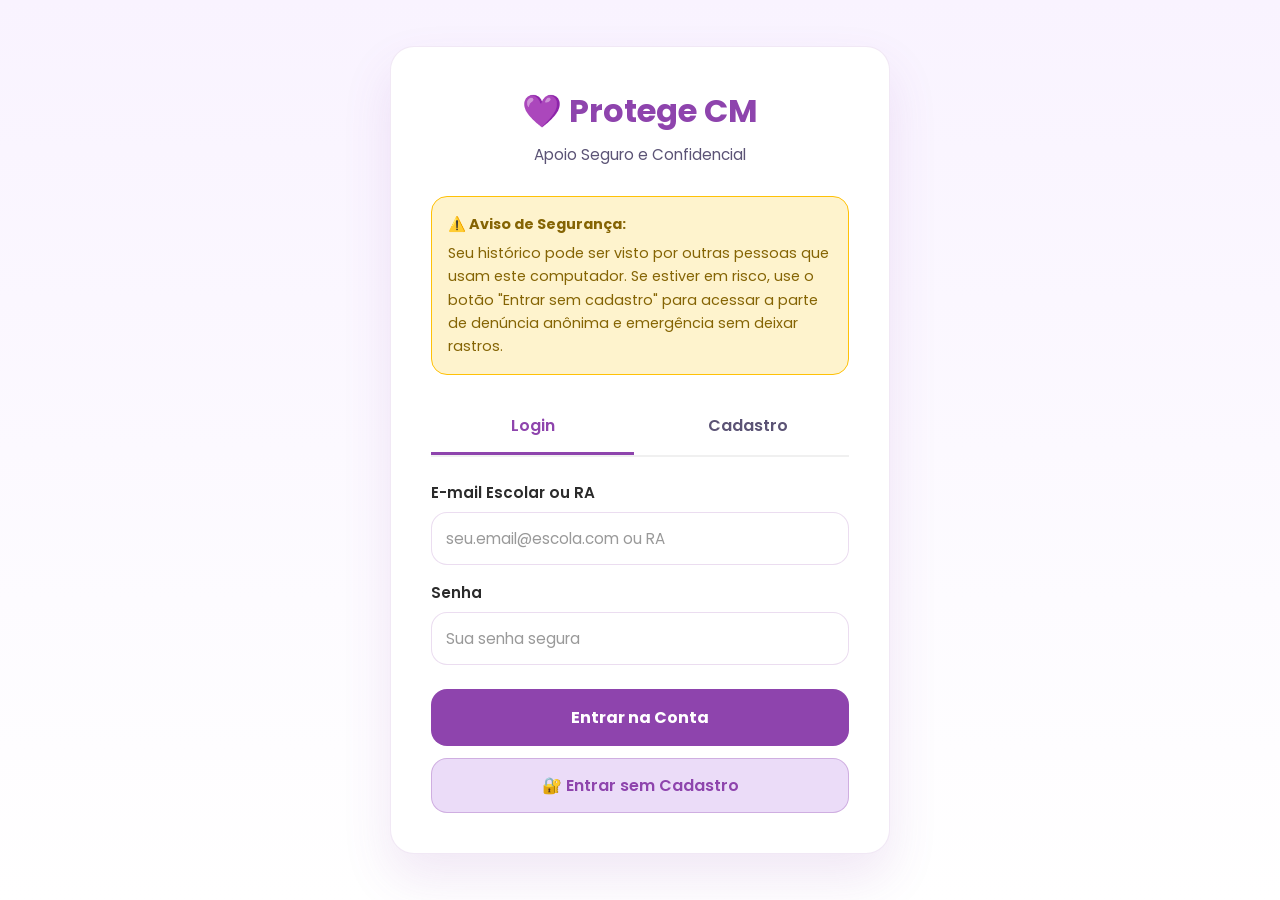
<file: index.html>
<!DOCTYPE html>
<html lang="pt-BR">
<head>
  <meta charset="utf-8">
  <meta http-equiv="refresh" content="0; url=Index/Home.html">
  <meta name="viewport" content="width=device-width,initial-scale=1">
  <title>Redirecionando...</title>
  <script>window.location.href = 'Index/Home.html';</script>
</head>
<body>
  Se não for redirecionado, <a href="Index/Home.html">clique aqui</a>.
</body>
</html>
</file>
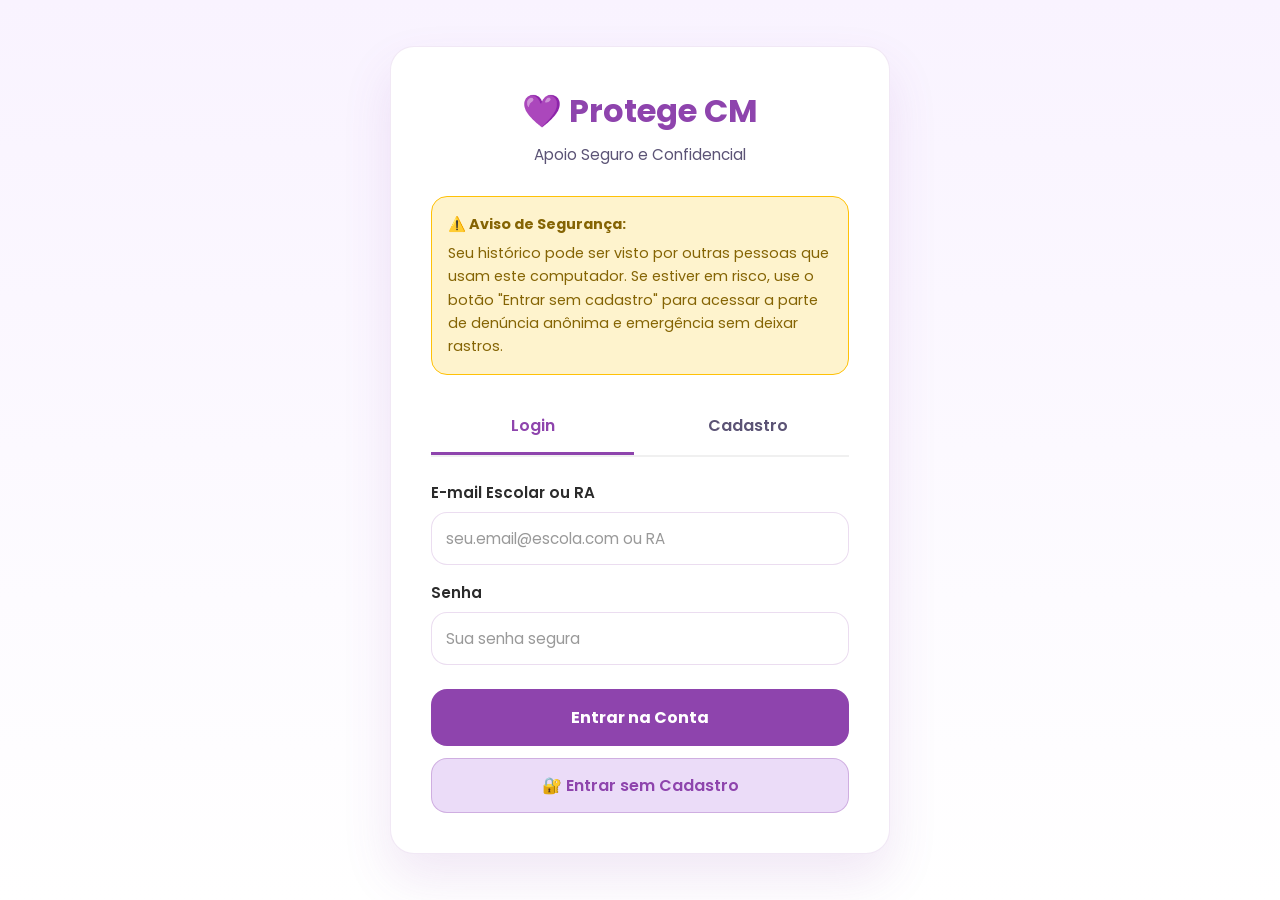
<file: Index/assedio.html>
<!DOCTYPE html>
<html lang="pt-BR">
<head>
    <meta charset="UTF-8">
    <meta name="viewport" content="width=device-width, initial-scale=1.0">
    <title>Assédio - Protege CM</title>
    <link rel="preconnect" href="https://fonts.googleapis.com">
    <link rel="preconnect" href="https://fonts.gstatic.com" crossorigin>
    <link href="https://fonts.googleapis.com/css2?family=Poppins:wght@400;500;600;700&display=swap" rel="stylesheet">
    <link rel="stylesheet" href="../styles/style.css">
    <link rel="stylesheet" href="../styles/page.css">
</head>
<body>
    <button class="quick-exit" onclick="window.location.href='https://google.com'">SAÍDA RÁPIDA</button>
    <div class="page-container">
        <div id="sidebar"></div>
        <main class="main-panel">
            <div class="section">
                <div class="section-title">
                    <div>
                        <h2>Assédio</h2>
                        <p>Entenda os diferentes tipos de assédio e como denunciar com apoio seguro.</p>
                    </div>
                    <a href="Home.html" class="btn btn-tertiary">Voltar</a>
                </div>
                <div class="topic-full">
                    <h3>O que é assédio</h3>
                    <p>Assédio é qualquer comportamento de natureza sexual ou moral que seja indesejado, repetitivo e cause desconforto, humilhação ou intimidação. Não precisa de contato físico para ser assédio.</p>
                    
                    <h3>Tipos de assédio</h3>
                    <h4>Assédio Moral</h4>
                    <p>Práticas que humilham, ridicularizam ou desvalorizam uma pessoa, prejudicando sua dignidade e saúde mental.</p>
                    <ul>
                        <li>Apelidamentos e brincadeiras humilhantes.</li>
                        <li>Isolamento social intencional.</li>
                        <li>Críticas constantes e humilhação pública.</li>
                        <li>Disseminação de boatos ou fake news.</li>
                    </ul>
                    
                    <h4>Assédio Sexual</h4>
                    <p>Qualquer comportamento de natureza sexual que seja indesejado. É crime.</p>
                    <ul>
                        <li>Comentários sobre o corpo ou aparência.</li>
                        <li>Convites insistentes após recusa.</li>
                        <li>Toques não consentidos.</li>
                        <li>Mensagens ou fotos de teor sexual não desejado.</li>
                        <li>Ameaças de represalia por recusar avanços.</li>
                    </ul>
                    
                    <h3>Como identificar assédio</h3>
                    <ul>
                        <li>Sensação recorrente de desconforto na presença da pessoa.</li>
                        <li>Comportamento repetido mesmo após pedir para parar.</li>
                        <li>Sensação de pressionada ou constrangida.</li>
                        <li>Evitar ir a certos locais para não encontrá-la.</li>
                    </ul>
                    
                    <h3>Direitos da vítima</h3>
                    <ul>
                        <li><strong>Direito à dignidade:</strong> você merece respeito.</li>
                        <li><strong>Direito à segurança:</strong> ambiente protegido.</li>
                        <li><strong>Direito à saúde:</strong> atendimento psicológico.</li>
                        <li><strong>Direito à proteção:</strong> não sofrer represalia.</li>
                    </ul>
                    
                    <h3>Como denunciar assédio</h3>
                    <ol>
                        <li><strong>Documente:</strong> data, hora, local e descrição.</li>
                        <li><strong>Procure testemunhas:</strong> pessoas que presenciaram.</li>
                        <li><strong>Guarde provas:</strong> mensagens, emails, fotos.</li>
                        <li><strong>Denuncie:</strong> registre boletim de ocorrência.</li>
                    </ol>
                    
                    <h3>Onde denunciar</h3>
                    <ul>
                        <li><strong>Delegacia Especializada de Atendimento à Mulher (DEAM)</strong></li>
                        <li><strong>Departamento de Recursos Humanos:</strong> se for no trabalho.</li>
                        <li><strong>Direção da escola:</strong> se for na escola.</li>
                        <li><strong>Disque 180:</strong> orientação e informações.</li>
                    </ul>
                    
                    <h3>Telefones úteis</h3>
                    <ul>
                        <li><strong>180:</strong> Disque Denúncia Mulher (24h)</li>
                        <li><strong>190:</strong> Polícia Militar</li>
                        <li><strong>DEAM:</strong> Delegacia da Mulher (procure a mais próxima)</li>
                    </ul>
                </div>
            </div>
        </main>
    </div>
    <div id="footer"></div>
    <script src="../scripts/shared.js"></script>
    <script>
        window.ProtegeCM.requireAuth('login.html');
        window.ProtegeCM.renderSidebar('assedio');
        window.ProtegeCM.renderFooter();
    </script>
</body>
</html>
</file>
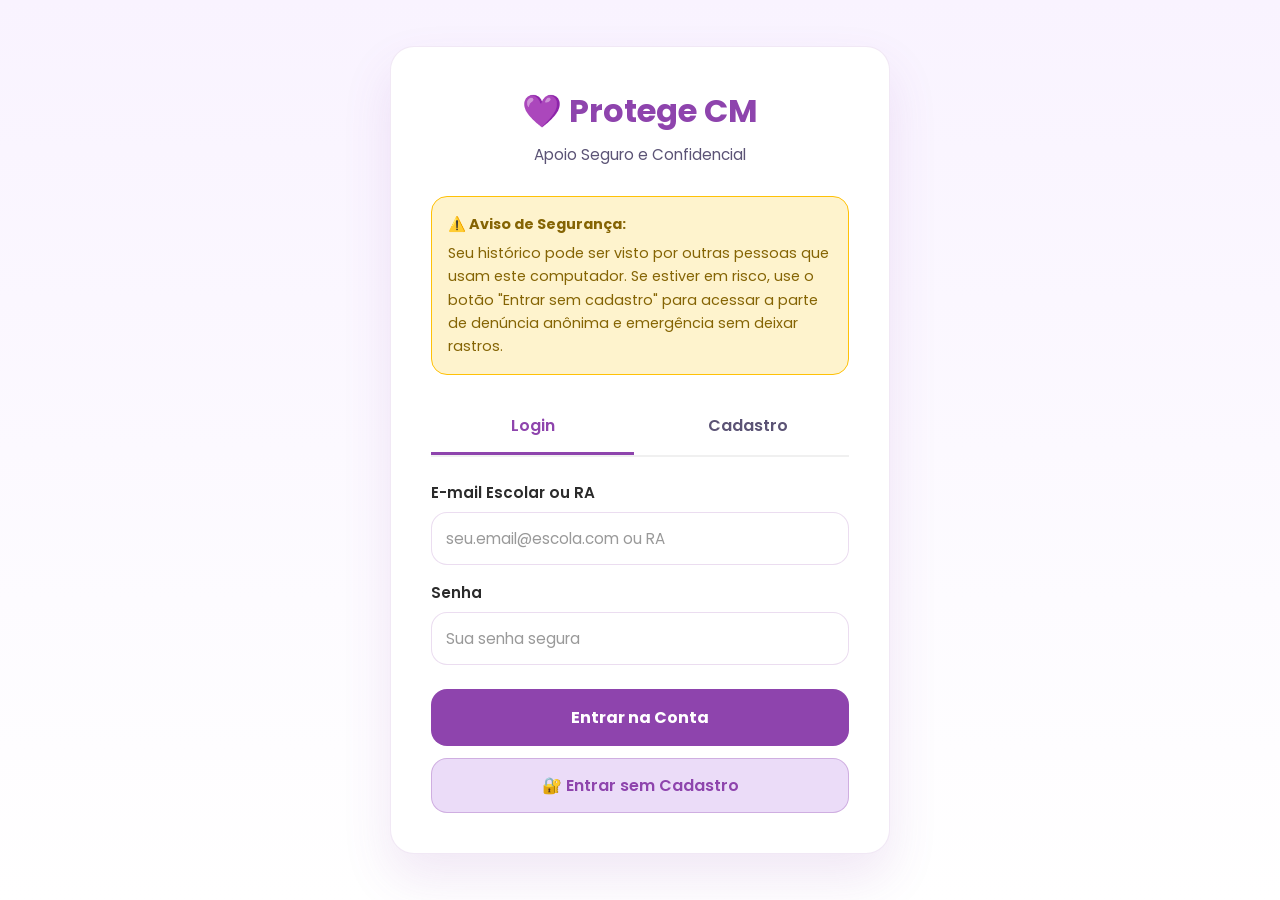
<file: Index/configuracoes.html>
<!DOCTYPE html>
<html lang="pt-BR">
<head>
    <meta charset="UTF-8">
    <meta name="viewport" content="width=device-width, initial-scale=1.0">
    <title>Configurações - Protege CM</title>
    <link rel="preconnect" href="https://fonts.googleapis.com">
    <link rel="preconnect" href="https://fonts.gstatic.com" crossorigin>
    <link href="https://fonts.googleapis.com/css2?family=Poppins:wght@400;500;600;700&display=swap" rel="stylesheet">
    <link rel="stylesheet" href="../styles/style.css">
    <link rel="stylesheet" href="../styles/page.css">
</head>
<body>
    <button class="quick-exit" onclick="window.location.href='https://google.com'">SAÍDA RÁPIDA</button>
    <div class="page-container">
        <div id="sidebar"></div>
        <main class="main-panel">
            <div class="section">
                <div class="section-title">
                    <div>
                        <h2>Configurações</h2>
                        <p>Gerencie suas preferências e deixe o sistema mais seguro.</p>
                    </div>
                    <a href="Home.html" class="btn btn-tertiary">Voltar</a>
                </div>
                <div class="topic-full">
                    <h3>Preferências de navegação</h3>
                    <p>Você pode usar o botão de saída rápida a qualquer momento para sair do sistema. Lembre-se de que navegadores não permitem apagar o histórico nem fechar a aba automaticamente em todos os casos.</p>
                    <h3>Segurança</h3>
                    <ul>
                        <li>Não salve senhas em dispositivos públicos.</li>
                        <li>Use aba anônima se estiver sendo monitorada.</li>
                        <li>Atualize o navegador para garantir compatibilidade com recursos de segurança.</li>
                    </ul>
                    <h3>Suporte</h3>
                    <p>Se tiver dúvidas sobre o sistema, procure a coordenação ou a psicóloga da escola. O projeto está desenhado para ser um ambiente de apoio e informações confiáveis.</p>
                </div>
            </div>
        </main>
    </div>
    <div id="footer"></div>
    <script src="../scripts/shared.js"></script>
    <script>
        window.ProtegeCM.requireAuth('login.html');
        window.ProtegeCM.renderSidebar('configuracoes');
        window.ProtegeCM.renderFooter();
    </script>
</body>
</html>
</file>
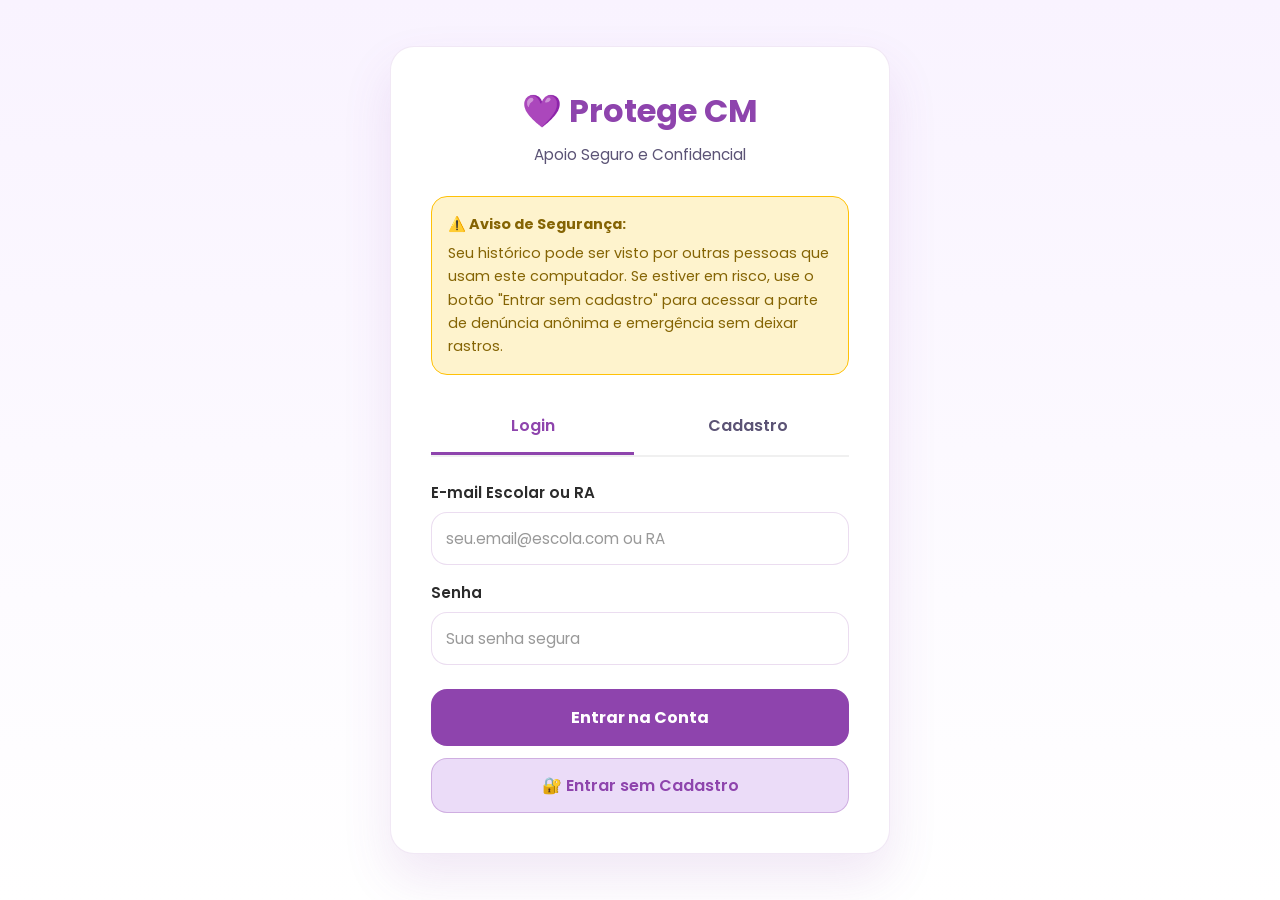
<file: Index/denuncias.html>
<!DOCTYPE html>
<html lang="pt-BR">
<head>
    <meta charset="UTF-8">
    <meta name="viewport" content="width=device-width, initial-scale=1.0">
    <title>Denúncias - Protege CM</title>
    <link rel="preconnect" href="https://fonts.googleapis.com">
    <link rel="preconnect" href="https://fonts.gstatic.com" crossorigin>
    <link href="https://fonts.googleapis.com/css2?family=Poppins:wght@400;500;600;700&display=swap" rel="stylesheet">
    <link rel="stylesheet" href="../styles/style.css">
    <link rel="stylesheet" href="../styles/page.css">
</head>
<body>
    <button class="quick-exit" onclick="window.location.href='https://google.com'">SAÍDA RÁPIDA</button>
    <div class="page-container">
        <div id="sidebar"></div>
        <main class="main-panel">
            <div class="section">
                <div class="section-title">
                    <div>
                        <h2>Denúncias</h2>
                        <p>Envie sua denúncia anônima com orientação e privacidade.</p>
                    </div>
                    <a href="Home.html" class="btn btn-tertiary">Voltar</a>
                </div>
                <div class="topic-full">
                    <h3>Registrar uma denúncia</h3>
                    <p>Se você presenciou ou viveu uma situação de violência, utilize este espaço para relatar o fato. Seu relato é importante e pode ajudar a proteger outras pessoas.</p>
                    <form id="denuncia-form" class="form-grid">
                        <div class="form-field"><label for="denuncia-ocorreu">O que aconteceu</label><textarea id="denuncia-ocorreu" placeholder="Descreva o ocorrido" required></textarea></div>
                        <div class="form-field"><label for="denuncia-onde">Onde aconteceu</label><input id="denuncia-onde" type="text" placeholder="Local da ocorrência" required></div>
                        <div class="form-field"><label for="denuncia-quem">Quem está envolvido</label><input id="denuncia-quem" type="text" placeholder="Pessoa(s) envolvidas" required></div>
                        <div class="form-field"><label for="denuncia-tempo">Há quanto tempo</label><input id="denuncia-tempo" type="text" placeholder="Há quanto tempo vem ocorrendo" required></div>
                        <div class="form-field"><label for="denuncia-arquivo">Adicionar arquivo (opcional)</label><input id="denuncia-arquivo" type="file" accept="image/*,.pdf,audio/*"></div>
                        <button type="submit" class="btn btn-primary">Enviar denúncia</button>
                        <div id="denuncia-feedback"></div>
                    </form>
                    <p class="text-muted">Em um projeto com servidor, os dados seriam salvos diretamente em um banco de dados seguro.</p>
                </div>
            </div>
        </main>
    </div>
    <div id="footer"></div>
    <script src="../scripts/shared.js"></script>
    <script>
        const ANONYMOUS_MODE_KEY = 'protege-cm-anonymous';
        const isAnonymous = sessionStorage.getItem(ANONYMOUS_MODE_KEY) === 'true';
        
        // Requer autenticação apenas se não for modo anônimo
        if (!isAnonymous) {
            window.ProtegeCM.requireAuth('login.html');
        }
        
        window.ProtegeCM.renderSidebar('denuncias');
        window.ProtegeCM.renderFooter();

        document.getElementById('denuncia-form').addEventListener('submit', event => {
            event.preventDefault();
            window.ProtegeCM.showAlert('denuncia-feedback', 'Recebemos sua denúncia. Apenas a equipe autorizada terá acesso.', 'success');
            event.target.reset();
        });
    </script>
</body>
</html>
</file>
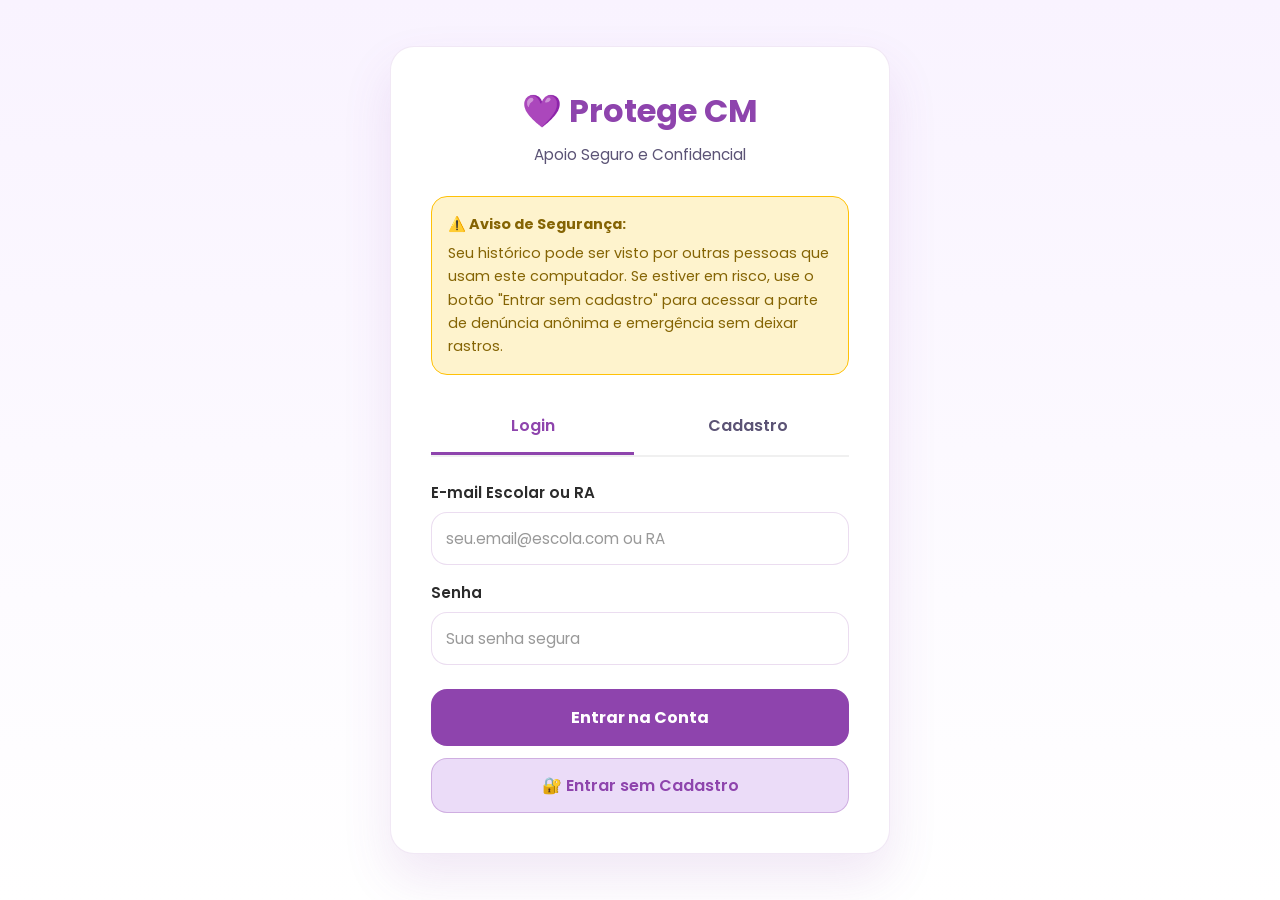
<file: Index/dependencia-emocional.html>
<!DOCTYPE html>
<html lang="pt-BR">
<head>
    <meta charset="UTF-8">
    <meta name="viewport" content="width=device-width, initial-scale=1.0">
    <title>Dependência Emocional - Protege CM</title>
    <link rel="preconnect" href="https://fonts.googleapis.com">
    <link rel="preconnect" href="https://fonts.gstatic.com" crossorigin>
    <link href="https://fonts.googleapis.com/css2?family=Poppins:wght@400;500;600;700&display=swap" rel="stylesheet">
    <link rel="stylesheet" href="../styles/style.css">
    <link rel="stylesheet" href="../styles/page.css">
</head>
<body>
    <button class="quick-exit" onclick="window.location.href='https://google.com'">SAÍDA RÁPIDA</button>
    <div class="page-container">
        <div id="sidebar"></div>
        <main class="main-panel">
            <div class="section">
                <div class="section-title">
                    <div>
                        <h2>Dependência Emocional</h2>
                        <p>Descubra como identificar e transformar sua relação com sentimentos e autoestima.</p>
                    </div>
                    <a href="Home.html" class="btn btn-tertiary">Voltar</a>
                </div>
                <div class="topic-full">
                    <h3>O que é Dependência Emocional</h3>
                    <p>Dependência emocional é um padrão de comportamento onde a pessoa depende intensamente da aprovação, presença ou atenção de outra para se sentir segura, feliz ou digna de valor.</p>
                    
                    <h3>Como identificar dependência emocional em você</h3>
                    <ul>
                        <li>Medo exagerado de ficar sozinha.</li>
                        <li>Dificuldade em tomar decisões sem consultar a outra pessoa.</li>
                        <li>Priorizar os desejos de outra pessoa em detrimento dos seus próprios.</li>
                        <li>Sentir-se completa apenas quando está com outra pessoa.</li>
                        <li>Necessidade constante de atenção e confirmação.</li>
                        <li>Dificuldade em dizer não ou estabelecer limites.</li>
                        <li>Culpa por ter necessidades pessoais.</li>
                    </ul>
                    
                    <h3>Sintomas de dependência emocional</h3>
                    <ul>
                        <li>Ansiedade intensa quando a pessoa não responde mensagens.</li>
                        <li>Autoestima que varia conforme recebe aprovação.</li>
                        <li>Medo constante de abandono.</li>
                        <li>Sensação de incapacidade para viver independentemente.</li>
                        <li>Insegurança permanente sobre seu valor.</li>
                    </ul>
                    
                    <h3>Consequências da dependência emocional</h3>
                    <ul>
                        <li>Maior risco de entrar em relacionamentos abusivos.</li>
                        <li>Perda de identidade e interesses pessoais.</li>
                        <li>Depressão e ansiedade crônicas.</li>
                        <li>Isolamento de amigos e família.</li>
                        <li>Baixa autoestima duradoura.</li>
                    </ul>
                    
                    <h3>Como desenvolver autonomia</h3>
                    <ol>
                        <li><strong>Conheça a si mesma:</strong> descubra seus valores e objetivos.</li>
                        <li><strong>Invista em si:</strong> dedique tempo a hobbies e estudos.</li>
                        <li><strong>Construa relacionamentos diversos:</strong> amizades são importantes.</li>
                        <li><strong>Pratique dizer não:</strong> comece gradualmente.</li>
                        <li><strong>Tome pequenas decisões independentes:</strong> no seu dia a dia.</li>
                        <li><strong>Crie um plano de vida:</strong> suas próprias metas.</li>
                    </ol>
                    
                    <h3>Como fortalecer a autoestima</h3>
                    <ul>
                        <li>Valorize suas pequenas conquistas do dia a dia.</li>
                        <li>Escreva afirmações positivas e repita-as.</li>
                        <li>Identifique suas qualidades: inteligência, criatividade, etc.</li>
                        <li>Reconheça seus limites sem se julgar.</li>
                        <li>Cerque-se de pessoas que te respeitam e apoiam.</li>
                        <li>Pratique autocuidado: alimentação, exercício, descanso.</li>
                        <li>Evite comparações com outras pessoas.</li>
                    </ul>
                    
                    <h3>Sinais de um relacionamento saudável</h3>
                    <ul>
                        <li>Ambos mantêm suas amizades e interesses pessoais.</li>
                        <li>Existe espaço para estar sozinha sem ansiedade.</li>
                        <li>As decisões são tomadas em conjunto, respeitando necessidades.</li>
                        <li>Há respeito, confiança e comunicação aberta.</li>
                        <li>Ninguém precisa perder sua identidade.</li>
                    </ul>
                    
                    <h3>Onde procurar ajuda</h3>
                    <ul>
                        <li><strong>Psicólogos especializados:</strong> terapia para dependência emocional.</li>
                        <li><strong>Grupos de apoio:</strong> compartilhar com outras pessoas.</li>
                        <li><strong>CAPS:</strong> Centro de Atenção Psicossocial (serviço público).</li>
                        <li><strong>ONG's:</strong> muitas oferecem atendimento gratuito.</li>
                        <li><strong>Professores, orientadores escolares:</strong> se você é estudante.</li>
                    </ul>
                </div>
            </div>
        </main>
    </div>
    <div id="footer"></div>
    <script src="../scripts/shared.js"></script>
    <script>
        window.ProtegeCM.requireAuth('login.html');
        window.ProtegeCM.renderSidebar('dependencia');
        window.ProtegeCM.renderFooter();
    </script>
</body>
</html>
</file>
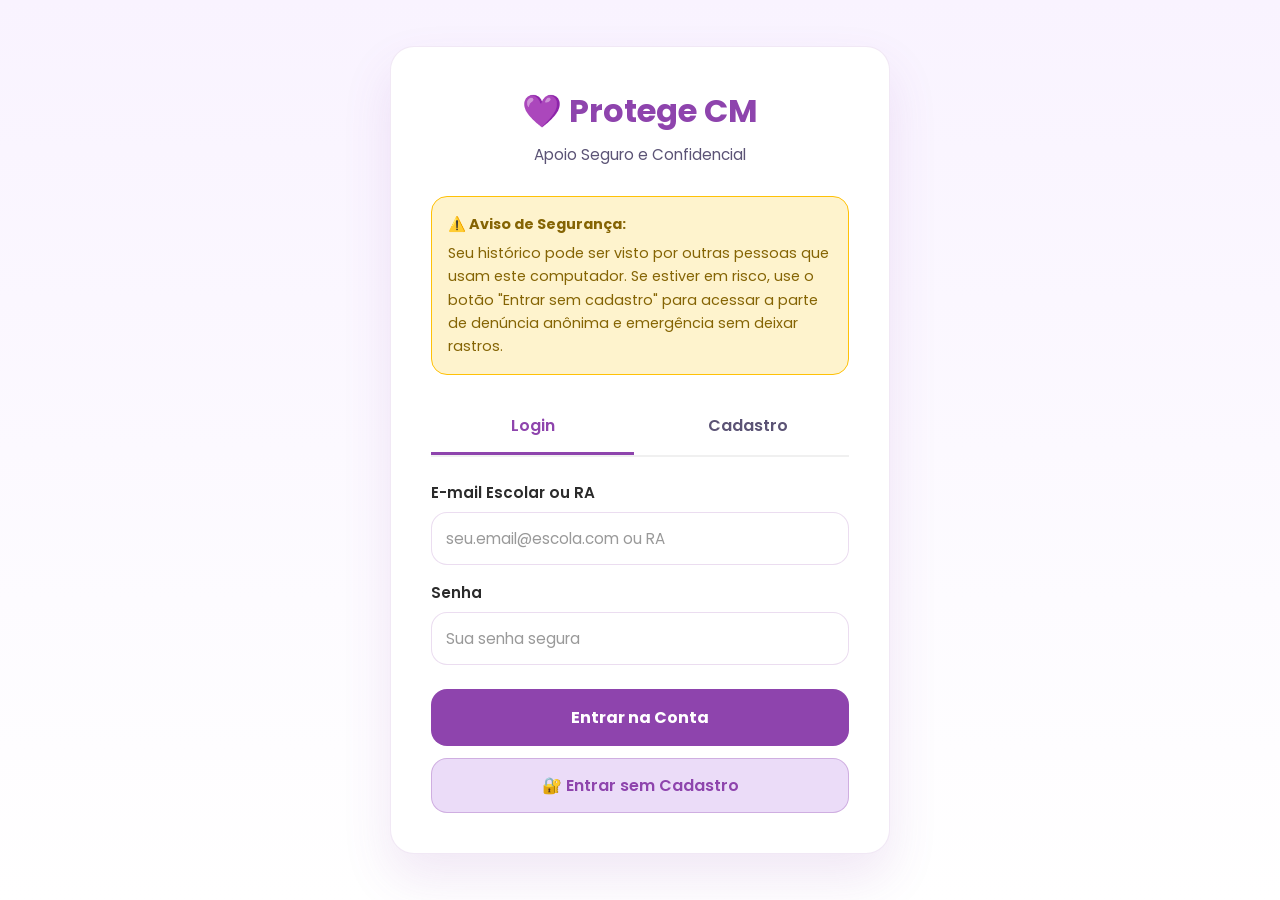
<file: Index/direitos-da-mulher.html>
<!DOCTYPE html>
<html lang="pt-BR">
<head>
    <meta charset="UTF-8">
    <meta name="viewport" content="width=device-width, initial-scale=1.0">
    <title>Direitos da Mulher - Protege CM</title>
    <link rel="preconnect" href="https://fonts.googleapis.com">
    <link rel="preconnect" href="https://fonts.gstatic.com" crossorigin>
    <link href="https://fonts.googleapis.com/css2?family=Poppins:wght@400;500;600;700&display=swap" rel="stylesheet">
    <link rel="stylesheet" href="../styles/style.css">
    <link rel="stylesheet" href="../styles/page.css">
</head>
<body>
    <button class="quick-exit" onclick="window.location.href='https://google.com'">SAÍDA RÁPIDA</button>
    <div class="page-container">
        <div id="sidebar"></div>
        <main class="main-panel">
            <div class="section">
                <div class="section-title">
                    <div>
                        <h2>Direitos da Mulher</h2>
                        <p>Informações sobre proteção legal e os serviços disponíveis para mulheres em situação de violência.</p>
                    </div>
                    <a href="Home.html" class="btn btn-tertiary">Voltar</a>
                </div>
                <div class="topic-full">
                    <h3>Direitos fundamentais da mulher</h3>
                    <p>Como mulher, você tem direitos fundamentais protegidos pela Constituição e por leis específicas que garantem sua segurança, dignidade e igualdade.</p>
                    <ul>
                        <li>Direito à vida e integridade física.</li>
                        <li>Direito à saúde e acesso a serviços públicos.</li>
                        <li>Direito à educação em todos os níveis.</li>
                        <li>Direito ao trabalho e salário igual por trabalho igual.</li>
                        <li>Direito à propriedade e gestão de bens.</li>
                        <li>Direito de deixar um relacionamento sem perseguição.</li>
                        <li>Direito de denunciar sem sofrer represalia.</li>
                        <li>Direito à guarda dos filhos em separações.</li>
                    </ul>
                    
                    <h3>Lei Maria da Penha (Lei 11.340/2006)</h3>
                    <p>A Lei Maria da Penha é uma das leis mais importantes para proteção de mulheres vítimas de violência doméstica. Ela criminaliza a violência e cria mecanismos de proteção.</p>
                    <ul>
                        <li>Classifica a violência contra a mulher como crime.</li>
                        <li>Garante Medidas Protetivas de Urgência (MPU).</li>
                        <li>Aumenta penas para agressores.</li>
                        <li>Oferece atendimento integral com assistência jurídica e psicológica.</li>
                    </ul>
                    
                    <h3>Medidas Protetivas de Urgência (MPU)</h3>
                    <p>São ordens judiciais rápidas que protegem a vítima de forma imediata, sem precisar de prova robusta.</p>
                    <ul>
                        <li>Afastamento do agressor da moradia.</li>
                        <li>Proibição de se aproximar a uma distância mínima.</li>
                        <li>Proibição de contato por qualquer meio.</li>
                        <li>Restrição do direito de visita aos filhos.</li>
                        <li>Proibição de frequentar trabalho ou escola da vítima.</li>
                        <li>Entrega de armas de fogo.</li>
                        <li>Alimentos para sustento da vítima e filhos.</li>
                    </ul>
                    
                    <h3>Atendimento especializado</h3>
                    
                    <h4>Delegacias Especializadas de Atendimento à Mulher (DEAM)</h4>
                    <p>Unidades policiais especializadas com profissionais treinadas para acolher mulheres vítimas de violência.</p>
                    
                    <h4>Disque 180 - Central de Atendimento à Mulher</h4>
                    <p>Serviço gratuito e 24h que oferece: informação de direitos, orientação sobre locais de atendimento, encaminhamento para serviços especializados.</p>
                    
                    <h4>CRAS e CREAS</h4>
                    <p>Centros de assistência social que oferecem atendimento psicológico, encaminhamentos e proteção.</p>
                    
                    <h4>Casas-Abrigo</h4>
                    <p>Locais sigilosos que protegem mulheres e filhos que correm risco de morte.</p>
                    
                    <h3>Centros de apoio e organizações</h3>
                    <ul>
                        <li>ONG's de proteção à mulher.</li>
                        <li>Grupos de apoio para mulheres vítimas de violência.</li>
                        <li>Serviços de atendimento psicológico público e privado.</li>
                        <li>Escritórios de assistência jurídica.</li>
                        <li>Serviços de saúde (UBS, hospitais).</li>
                    </ul>
                    
                    <h3>Como acessar informações de direitos</h3>
                    <ul>
                        <li>Ligue para 180 e peça informação.</li>
                        <li>Visite uma DEAM próxima.</li>
                        <li>Procure um CRAS ou CREAS.</li>
                        <li>Acesse sites do governo municipal e estadual.</li>
                        <li>Procure ONG's de mulheres locais.</li>
                    </ul>
                    
                    <h3>O que esperar de um atendimento de qualidade</h3>
                    <ul>
                        <li>Respeito e sem julgamentos.</li>
                        <li>Confidencialidade absoluta.</li>
                        <li>Profissionais treinadas em violência de gênero.</li>
                        <li>Escuta ativa de sua história.</li>
                        <li>Informação clara sobre direitos e opções.</li>
                        <li>Apoio emocional e prático.</li>
                        <li>Encaminhamento para outros serviços se necessário.</li>
                    </ul>
                    
                    <h3>Telefones importantes</h3>
                    <ul>
                        <li><strong>180:</strong> Disque Denúncia Mulher (24h)</li>
                        <li><strong>190:</strong> Polícia Militar</li>
                        <li><strong>192:</strong> SAMU</li>
                        <li><strong>193:</strong> Bombeiros</li>
                    </ul>
                </div>
            </div>
        </main>
    </div>
    <div id="footer"></div>
    <script src="../scripts/shared.js"></script>
    <script>
        window.ProtegeCM.requireAuth('login.html');
        window.ProtegeCM.renderSidebar('direitos');
        window.ProtegeCM.renderFooter();
    </script>
</body>
</html>
</file>
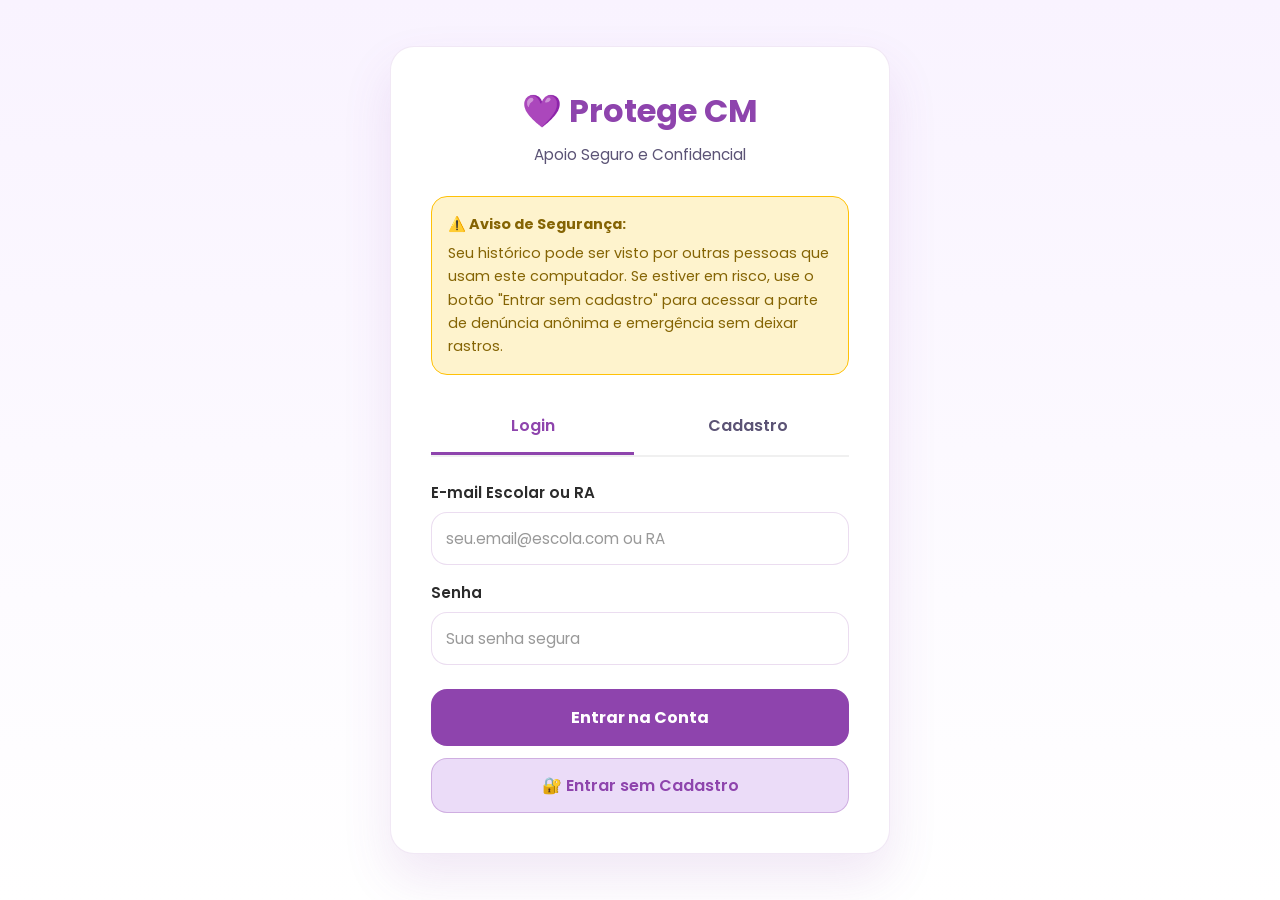
<file: Index/emergencia.html>
<!DOCTYPE html>
<html lang="pt-BR">
<head>
    <meta charset="UTF-8">
    <meta name="viewport" content="width=device-width, initial-scale=1.0">
    <title>Emergência - Protege CM</title>
    <link rel="preconnect" href="https://fonts.googleapis.com">
    <link rel="preconnect" href="https://fonts.gstatic.com" crossorigin>
    <link href="https://fonts.googleapis.com/css2?family=Poppins:wght@400;500;600;700&display=swap" rel="stylesheet">
    <link rel="stylesheet" href="../styles/style.css">
    <link rel="stylesheet" href="../styles/page.css">
</head>
<body>
    <button class="quick-exit" onclick="window.location.href='https://google.com'">SAÍDA RÁPIDA</button>
    <div class="page-container">
        <div id="sidebar"></div>
        <main class="main-panel">
            <div class="section">
                <div class="section-title">
                    <div>
                        <h2>Emergência</h2>
                        <p>Ações rápidas para quando você estiver em risco.</p>
                    </div>
                    <a href="Home.html" class="btn btn-tertiary">Voltar</a>
                </div>
                <div class="topic-full">
                    <h3>Emergência agora</h3>
                    <p>Se você corre risco neste momento, utilize os contatos e ações abaixo imediatamente. Este site oferece orientação segura, mas não substitui o apoio urgente de serviços oficiais.</p>
                    <div class="cards-grid">
                        <article class="card">
                            <h3>Chamar 190</h3>
                            <p>Contato direto da polícia para situações graves de perigo.</p>
                            <a class="btn btn-danger" href="tel:190">Ligar para 190</a>
                        </article>
                        <article class="card">
                            <h3>Enviar SMS</h3>
                            <p>Abra o aplicativo de mensagens para enviar um pedido de socorro.</p>
                            <button class="btn btn-secondary" onclick="window.ProtegeCM.prepareSms()">Enviar SMS</button>
                        </article>
                    </div>
                    <div class="info-box">
                        <p>O envio automático de SMS não é garantido em navegadores web. Aqui usamos o link <code>sms:</code> para preparar a mensagem e permitir o envio pelo aplicativo móvel.</p>
                    </div>
                    <button class="btn btn-tertiary" onclick="window.ProtegeCM.requestLocation('location-output')">Obter localização</button>
                    <p id="location-output" class="text-muted"></p>
                    <h3>Telefones úteis</h3>
                    <ul>
                        <li>190 – Polícia Militar</li>
                        <li>180 – Disque denúncia de violência contra a mulher</li>
                        <li>Delegacia da Mulher – atendimento especializado</li>
                    </ul>
                </div>
            </div>
        </main>
    </div>
    <div id="footer"></div>
    <script src="../scripts/shared.js"></script>
    <script>
        const ANONYMOUS_MODE_KEY = 'protege-cm-anonymous';
        const isAnonymous = sessionStorage.getItem(ANONYMOUS_MODE_KEY) === 'true';
        
        // Requer autenticação apenas se não for modo anônimo
        if (!isAnonymous) {
            window.ProtegeCM.requireAuth('login.html');
        }
        
        window.ProtegeCM.renderSidebar('emergencia');
        window.ProtegeCM.renderFooter();
    </script>
</body>
</html>
</file>
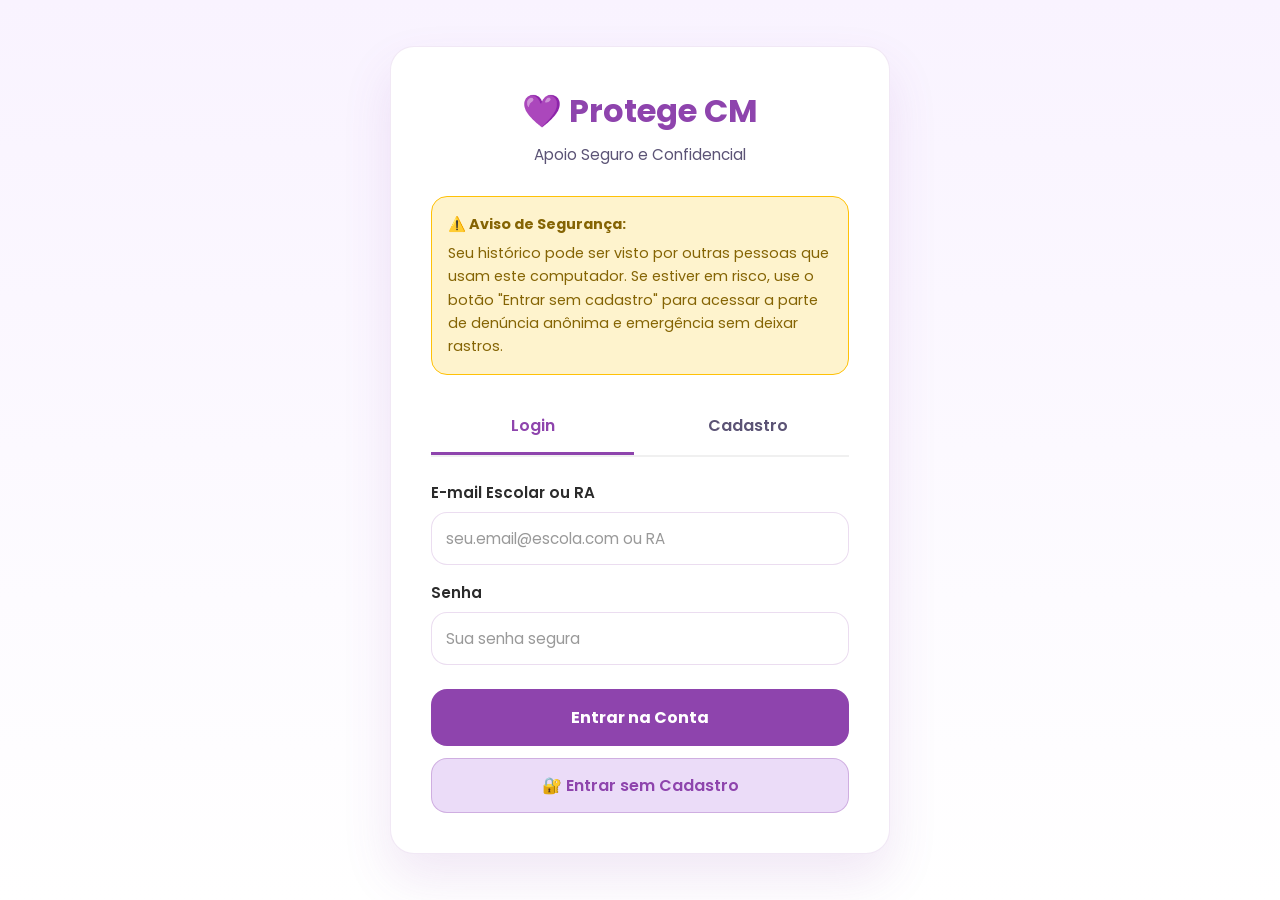
<file: Index/Home.html>
<!DOCTYPE html>
<html lang="pt-BR">
<head>
    <meta charset="UTF-8">
    <meta name="viewport" content="width=device-width, initial-scale=1.0">
    <title>Início - Protege CM</title>
    <link rel="preconnect" href="https://fonts.googleapis.com">
    <link rel="preconnect" href="https://fonts.gstatic.com" crossorigin>
    <link href="https://fonts.googleapis.com/css2?family=Poppins:wght@400;500;600;700&display=swap" rel="stylesheet">
    <link rel="stylesheet" href="../styles/style.css">
    <link rel="stylesheet" href="../styles/page.css">
    <link rel="stylesheet" href="../controllers/css/responsive.css">
</head>
<body>
    <button class="quick-exit" onclick="window.location.href='https://google.com'">SAÍDA RÁPIDA</button>
    <button id="mobile-menu-btn" class="mobile-menu" aria-label="Abrir menu">☰</button>
    <div class="page-container">
        <div id="sidebar"></div>
        <main class="main-panel">
            <div class="section">
                <div class="section-title">
                    <div>
                        <h2>Bem-vinda, <span id="user-name"></span></h2>
                        <p>Este é o seu painel de apoio. Escolha uma aba para acessar conteúdo e orientações.</p>
                    </div>
                    <div class="button-group">
                        <button id="logout-btn" class="btn btn-tertiary">Sair</button>
                        <button id="denuncias-btn" class="btn btn-secondary" onclick="window.location.href='denuncias.html'">📋 Denúncia Anônima</button>
                    </div>
                </div>
                <div class="security-alert" style="background: #fef3cd; border: 1px solid #ffc107; border-radius: 16px; padding: 16px; margin-bottom: 24px; color: #856404; font-size: 0.9rem; line-height: 1.6;">
                    <strong>⚠️ Aviso de Segurança:</strong>
                    Seu histórico pode ser visto por outras pessoas que usam este computador. Se estiver em risco, use o botão "Entrar sem cadastro" para acessar a parte de denúncia anônima e emergência sem deixar rastros.
                </div>
                <div class="tabs" role="tablist">
                    <button type="button" class="tab active" data-target="tab-relacionamentos">Relacionamentos Abusivos</button>
                    <button type="button" class="tab" data-target="tab-psicologica">Violência Psicológica</button>
                    <button type="button" class="tab" data-target="tab-fisica">Violência Física</button>
                    <button type="button" class="tab" data-target="tab-assedio">Assédio</button>
                    <button type="button" class="tab" data-target="tab-dependencia">Dependência Emocional</button>
                    <button type="button" class="tab" data-target="tab-direitos">Direitos da Mulher</button>
                    <button type="button" class="tab" data-target="tab-denuncias">Denúncias</button>
                    <button type="button" class="tab" data-target="tab-emergencia">Emergência</button>
                    <button type="button" class="tab" data-target="tab-configuracoes">Configurações</button>
                    <button type="button" class="tab" data-target="tab-perfil">Perfil</button>
                </div>
                <div id="tab-relacionamentos" class="tab-panel active">
                    <div class="cards-grid">
                        <article class="card">
                            <div class="icon">💜</div>
                            <h3>Relacionamentos Abusivos</h3>
                            <p>Entenda como reconhecer sinais de controle e manipulação em uma relação.</p>
                            <a class="btn btn-secondary" href="relacionamentos-abusivos.html">Ler</a>
                        </article>
                    </div>
                </div>
                <div id="tab-psicologica" class="tab-panel">
                    <div class="cards-grid"><article class="card"><div class="icon">🧠</div><h3>Violência Psicológica</h3><p>Saiba identificar comportamentos íntimos que ferem a saúde emocional.</p><a class="btn btn-secondary" href="violencia-psicologica.html">Ler</a></article></div>
                </div>
                <div id="tab-fisica" class="tab-panel">
                    <div class="cards-grid"><article class="card"><div class="icon">🤕</div><h3>Violência Física</h3><p>Conheça seus direitos e medidas para proteger sua integridade física.</p><a class="btn btn-secondary" href="violencia-fisica.html">Ler</a></article></div>
                </div>
                <div id="tab-assedio" class="tab-panel">
                    <div class="cards-grid"><article class="card"><div class="icon">🚫</div><h3>Assédio</h3><p>Aprenda a identificar e denunciar diferentes formas de assédio.</p><a class="btn btn-secondary" href="assedio.html">Ler</a></article></div>
                </div>
                <div id="tab-dependencia" class="tab-panel">
                    <div class="cards-grid"><article class="card"><div class="icon">🤝</div><h3>Dependência Emocional</h3><p>Fortaleça sua autoestima e aprenda a identificar sinais de dependência.</p><a class="btn btn-secondary" href="dependencia-emocional.html">Ler</a></article></div>
                </div>
                <div id="tab-direitos" class="tab-panel">
                    <div class="cards-grid"><article class="card"><div class="icon">⚖️</div><h3>Direitos da Mulher</h3><p>Informações sobre proteção legal e apoio especializado.</p><a class="btn btn-secondary" href="direitos-da-mulher.html">Ler</a></article></div>
                </div>
                <div id="tab-denuncias" class="tab-panel">
                    <div class="cards-grid"><article class="card"><div class="icon">📩</div><h3>Denúncias</h3><p>Registre denúncias com orientação e cuidado.</p><a class="btn btn-secondary" href="denuncias.html">Denunciar</a></article></div>
                </div>
                <div id="tab-emergencia" class="tab-panel">
                    <div class="cards-grid"><article class="card"><div class="icon">🚨</div><h3>Emergência</h3><p>Ações rápidas para momento de risco, com contatos úteis.</p><a class="btn btn-danger" href="emergencia.html">Ir para emergência</a></article></div>
                </div>
                <div id="tab-configuracoes" class="tab-panel">
                    <div class="cards-grid"><article class="card"><div class="icon">⚙️</div><h3>Configurações</h3><p>Gerencie preferências de segurança e navegação.</p><a class="btn btn-secondary" href="configuracoes.html">Abrir</a></article></div>
                </div>
                <div id="tab-perfil" class="tab-panel">
                    <div class="cards-grid"><article class="card"><div class="icon">👤</div><h3>Perfil</h3><p>Veja seus dados de conta e opções de logout.</p><a class="btn btn-secondary" href="perfil.html">Abrir</a></article></div>
                </div>
            </div>
        </main>
    </div>
    <div id="footer"></div>
    <script src="../scripts/shared.js"></script>
    <script>
        const ANONYMOUS_MODE_KEY = 'protege-cm-anonymous';
        const isAnonymous = sessionStorage.getItem(ANONYMOUS_MODE_KEY) === 'true';
        
        // Requer autenticação apenas se não for modo anônimo
        if (!isAnonymous) {
            window.ProtegeCM.requireAuth('login.html');
        }
        
        window.ProtegeCM.renderSidebar('home');
        window.ProtegeCM.renderFooter();
        const userName = window.ProtegeCM.getAuthenticatedUser() || 'Visitante';
        document.getElementById('user-name').textContent = userName;
        document.getElementById('logout-btn').addEventListener('click', event => { event.preventDefault(); window.ProtegeCM.logout(); });
        window.ProtegeCM.activateTabs();
    </script>
</body>
</html>
</file>
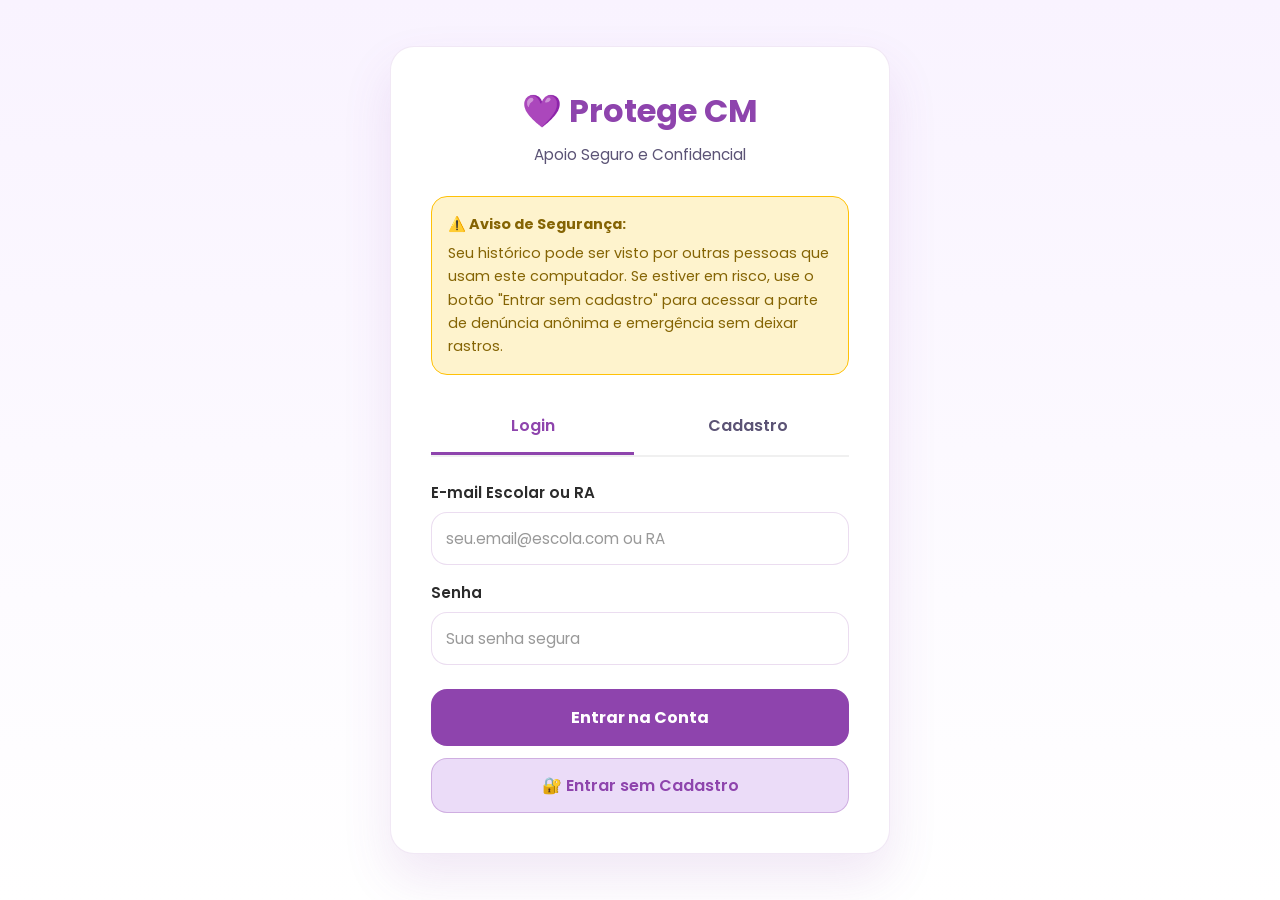
<file: Index/login.html>
<!DOCTYPE html>
<html lang="pt-BR">
<head>
    <meta charset="UTF-8">
    <meta name="viewport" content="width=device-width, initial-scale=1.0">
    <title>Login - Protege CM</title>
    <link rel="preconnect" href="https://fonts.googleapis.com">
    <link rel="preconnect" href="https://fonts.gstatic.com" crossorigin>
    <link href="https://fonts.googleapis.com/css2?family=Poppins:wght@400;500;600;700&display=swap" rel="stylesheet">
    <link rel="stylesheet" href="../styles/style.css">
    <style>
        body {
            display: flex;
            align-items: center;
            justify-content: center;
            min-height: 100vh;
            padding: 20px;
        }

        .login-container {
            width: 100%;
            max-width: 500px;
            background: var(--surface);
            border-radius: var(--radius);
            box-shadow: var(--shadow);
            border: 1px solid rgba(142, 68, 173, 0.12);
            padding: 40px;
        }

        .login-header {
            text-align: center;
            margin-bottom: 30px;
        }

        .login-header h1 {
            font-size: 2rem;
            margin: 0 0 8px;
            color: var(--purple);
        }

        .login-header p {
            color: var(--muted);
            margin: 0;
            font-size: 0.95rem;
        }

        .security-alert {
            background: #fef3cd;
            border: 1px solid #ffc107;
            border-radius: var(--radius-sm);
            padding: 16px;
            margin-bottom: 24px;
            color: #856404;
            font-size: 0.9rem;
            line-height: 1.6;
        }

        .security-alert strong {
            display: block;
            margin-bottom: 6px;
        }

        .tabs-auth {
            display: flex;
            gap: 12px;
            margin-bottom: 24px;
            border-bottom: 2px solid #f0f0f0;
        }

        .tab-button {
            flex: 1;
            padding: 14px 16px;
            background: transparent;
            border: none;
            border-bottom: 3px solid transparent;
            color: var(--muted);
            font-weight: 600;
            cursor: pointer;
            transition: all 0.3s ease;
        }

        .tab-button.active {
            color: var(--purple);
            border-bottom-color: var(--purple);
        }

        .tab-content {
            display: none;
        }

        .tab-content.active {
            display: block;
        }

        .form-group {
            display: grid;
            gap: 8px;
            margin-bottom: 16px;
        }

        label {
            font-weight: 600;
            color: var(--text);
            font-size: 0.95rem;
        }

        input {
            width: 100%;
            padding: 14px;
            border-radius: var(--radius-sm);
            border: 1px solid rgba(142, 68, 173, 0.18);
            background: #fff;
            color: var(--text);
            font-size: 0.95rem;
            transition: border-color 0.2s ease;
        }

        input:focus {
            outline: none;
            border-color: var(--purple);
        }

        input::placeholder {
            color: #999;
        }

        .form-helper {
            font-size: 0.85rem;
            color: var(--muted);
            margin-top: 4px;
        }

        .button-group {
            display: grid;
            gap: 12px;
            margin-top: 24px;
        }

        .btn-submit {
            background: var(--purple);
            color: #fff;
            border: none;
            padding: 16px;
            border-radius: var(--radius-sm);
            font-weight: 700;
            cursor: pointer;
            transition: transform 0.2s ease, box-shadow 0.2s ease;
        }

        .btn-submit:hover {
            transform: translateY(-2px);
            box-shadow: 0 12px 24px rgba(142, 68, 173, 0.3);
        }

        .btn-anonymous {
            background: var(--purple-soft);
            color: var(--purple);
            border: 1px solid rgba(142, 68, 173, 0.3);
            padding: 14px;
            border-radius: var(--radius-sm);
            font-weight: 600;
            cursor: pointer;
            transition: all 0.2s ease;
        }

        .btn-anonymous:hover {
            background: rgba(142, 68, 173, 0.15);
        }

        .alert-message {
            border-radius: var(--radius-sm);
            padding: 14px;
            margin-bottom: 16px;
            font-size: 0.9rem;
        }

        .alert-error {
            background: #fdecea;
            color: #9a1f1f;
            border: 1px solid #f5c6cb;
        }

        .alert-success {
            background: #e7f6ef;
            color: #1b6f3b;
            border: 1px solid #c3e6cb;
        }

        .form-note {
            font-size: 0.85rem;
            color: var(--muted);
            text-align: center;
            margin-top: 16px;
        }

        #alert-container {
            min-height: 0;
            margin-bottom: 0;
        }
    </style>
</head>
<body>
    <div class="login-container">
        <div class="login-header">
            <h1>💜 Protege CM</h1>
            <p>Apoio Seguro e Confidencial</p>
        </div>

        <div class="security-alert">
            <strong>⚠️ Aviso de Segurança:</strong>
            Seu histórico pode ser visto por outras pessoas que usam este computador. Se estiver em risco, use o botão "Entrar sem cadastro" para acessar a parte de denúncia anônima e emergência sem deixar rastros.
        </div>

        <div id="alert-container"></div>

        <div class="tabs-auth">
            <button class="tab-button active" onclick="switchTab('login')">Login</button>
            <button class="tab-button" onclick="switchTab('cadastro')">Cadastro</button>
        </div>

        <!-- TAB LOGIN -->
        <div id="login" class="tab-content active">
            <form id="login-form">
                <div class="form-group">
                    <label for="login-email">E-mail Escolar ou RA</label>
                    <input type="text" id="login-email" placeholder="seu.email@escola.com ou RA" required>
                </div>
                <div class="form-group">
                    <label for="login-password">Senha</label>
                    <input type="password" id="login-password" placeholder="Sua senha segura" required>
                </div>
                <div class="button-group">
                    <button type="submit" class="btn-submit">Entrar na Conta</button>
                    <button type="button" class="btn-anonymous" onclick="accessAnonymous()">🔐 Entrar sem Cadastro</button>
                </div>
            </form>
        </div>

        <!-- TAB CADASTRO -->
        <div id="cadastro" class="tab-content">
            <form id="cadastro-form">
                <div class="form-group">
                    <label for="cadastro-nome">Nome Social / Apelido</label>
                    <input type="text" id="cadastro-nome" placeholder="Como você gostaria de ser chamada" required>
                    <div class="form-helper">Você pode usar um nome social ou apelido. Não precisa ser seu nome real.</div>
                </div>
                <div class="form-group">
                    <label for="cadastro-email">E-mail Escolar ou RA</label>
                    <input type="text" id="cadastro-email" placeholder="seu.email@escola.com ou RA" required>
                    <div class="form-helper">Use seu e-mail escolar ou RA para identificação segura.</div>
                </div>
                <div class="form-group">
                    <label for="cadastro-password">Senha</label>
                    <input type="password" id="cadastro-password" placeholder="Crie uma senha segura" required>
                    <div class="form-helper">Mínimo 6 caracteres. Use uma combinação de letras e números.</div>
                </div>
                <div class="form-group">
                    <label for="cadastro-password-confirm">Confirmar Senha</label>
                    <input type="password" id="cadastro-password-confirm" placeholder="Confirme sua senha" required>
                </div>
                <div class="button-group">
                    <button type="submit" class="btn-submit">Criar Conta</button>
                    <button type="button" class="btn-anonymous" onclick="accessAnonymous()">🔐 Entrar sem Cadastro</button>
                </div>
            </form>
            <div class="form-note">
                Seus dados são protegidos e mantidos confidenciais.
            </div>
        </div>
    </div>

    <script src="../scripts/shared.js"></script>
    <script>
        // Armazenamento de usuários (simulado em localStorage)
        const USERS_STORAGE_KEY = 'protege-cm-users';
        const AUTH_KEY = 'protegecm-auth';
        const USER_KEY = 'protegecm-user';
        const ANONYMOUS_MODE_KEY = 'protege-cm-anonymous';

        function switchTab(tabName) {
            // Remover active de todos os tabs
            document.querySelectorAll('.tab-content').forEach(el => el.classList.remove('active'));
            document.querySelectorAll('.tab-button').forEach(el => el.classList.remove('active'));
            
            // Adicionar active ao tab selecionado
            document.getElementById(tabName).classList.add('active');
            event.target.classList.add('active');
            
            // Limpar alertas
            clearAlert('alert-container');
        }

        function showAlert(message, type = 'error') {
            const container = document.getElementById('alert-container');
            const alertDiv = document.createElement('div');
            alertDiv.className = `alert-message alert-${type}`;
            alertDiv.textContent = message;
            container.innerHTML = '';
            container.appendChild(alertDiv);
        }

        function clearAlert(containerId) {
            const container = document.getElementById(containerId);
            if (container) container.innerHTML = '';
        }

        function getUsers() {
            const users = localStorage.getItem(USERS_STORAGE_KEY);
            return users ? JSON.parse(users) : {};
        }

        function saveUser(email, nome, password) {
            const users = getUsers();
            users[email] = { nome, password };
            localStorage.setItem(USERS_STORAGE_KEY, JSON.stringify(users));
        }

        function authenticateUser(email, password) {
            const users = getUsers();
            if (users[email] && users[email].password === password) {
                sessionStorage.setItem(AUTH_KEY, 'true');
                sessionStorage.setItem(USER_KEY, users[email].nome);
                sessionStorage.removeItem(ANONYMOUS_MODE_KEY);
                return true;
            }
            return false;
        }

        function accessAnonymous() {
            sessionStorage.setItem(ANONYMOUS_MODE_KEY, 'true');
            sessionStorage.removeItem(AUTH_KEY);
            sessionStorage.removeItem(USER_KEY);
            window.location.href = 'Home.html';
        }

        // Evento de CADASTRO
        document.getElementById('cadastro-form').addEventListener('submit', event => {
            event.preventDefault();
            
            const nome = document.getElementById('cadastro-nome').value.trim();
            const email = document.getElementById('cadastro-email').value.trim();
            const password = document.getElementById('cadastro-password').value;
            const passwordConfirm = document.getElementById('cadastro-password-confirm').value;

            // Validação
            if (!nome || !email || !password || !passwordConfirm) {
                showAlert('Por favor, preencha todos os campos.');
                return;
            }

            if (password.length < 6) {
                showAlert('A senha deve ter pelo menos 6 caracteres.');
                return;
            }

            if (password !== passwordConfirm) {
                showAlert('As senhas não correspondem.');
                return;
            }

            // Verificar se e-mail já existe
            const users = getUsers();
            if (users[email]) {
                showAlert('Este e-mail já possui cadastro. Faça login ou use outro e-mail.');
                return;
            }

            // Salvar novo usuário
            saveUser(email, nome, password);
            
            // Autenticar automaticamente
            sessionStorage.setItem(AUTH_KEY, 'true');
            sessionStorage.setItem(USER_KEY, nome);
            
            showAlert('Conta criada com sucesso! Redirecionando...', 'success');
            setTimeout(() => {
                window.location.href = 'Home.html';
            }, 1500);
        });

        // Evento de LOGIN
        document.getElementById('login-form').addEventListener('submit', event => {
            event.preventDefault();
            
            const email = document.getElementById('login-email').value.trim();
            const password = document.getElementById('login-password').value;

            if (!email || !password) {
                showAlert('Por favor, preencha e-mail e senha.');
                return;
            }

            if (authenticateUser(email, password)) {
                showAlert('Login realizado! Redirecionando...', 'success');
                setTimeout(() => {
                    window.location.href = 'Home.html';
                }, 1000);
            } else {
                showAlert('E-mail ou senha incorretos.');
            }
        });
    </script>
</body>
</html>
</file>
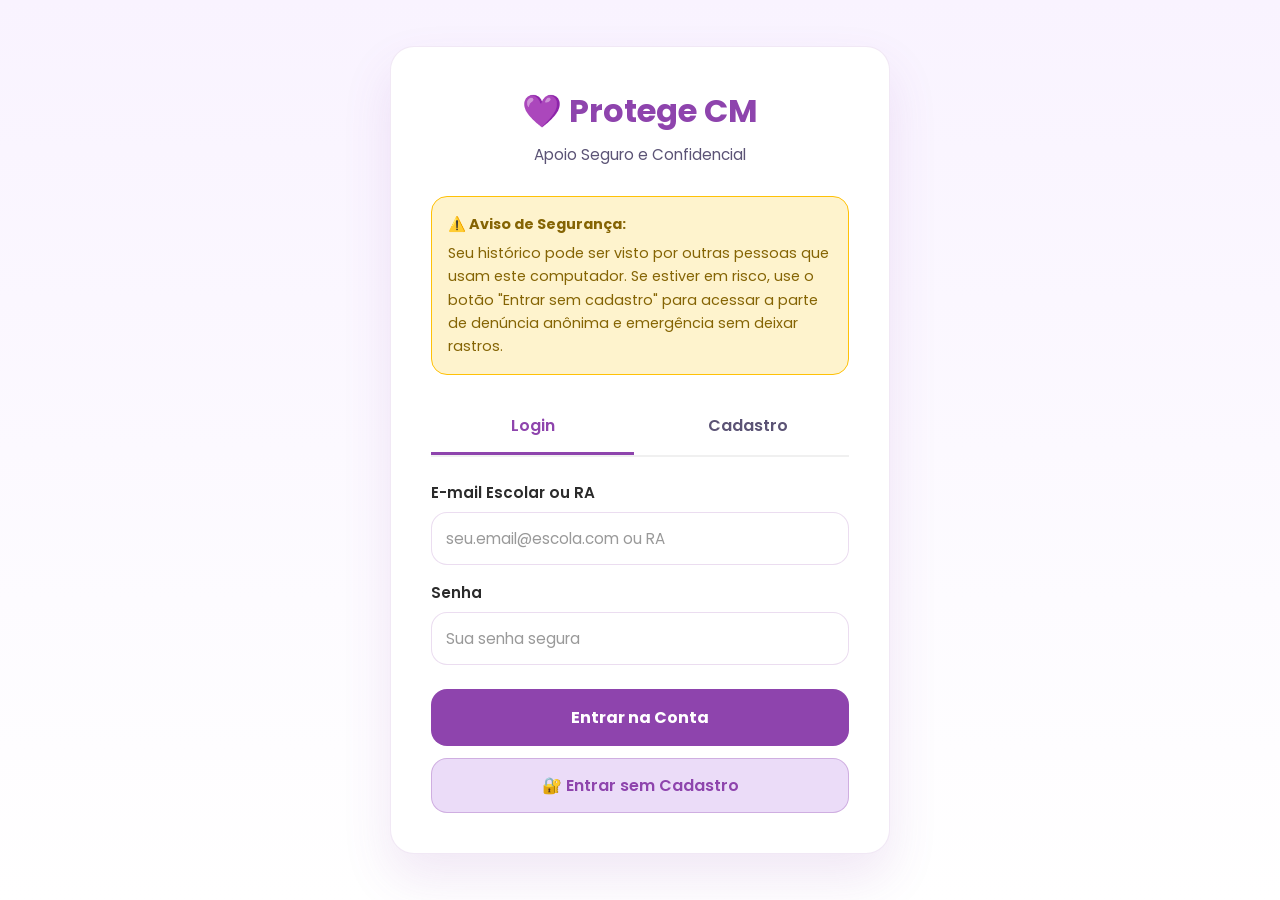
<file: Index/perfil.html>
<!DOCTYPE html>
<html lang="pt-BR">
<head>
    <meta charset="UTF-8">
    <meta name="viewport" content="width=device-width, initial-scale=1.0">
    <title>Perfil - Protege CM</title>
    <link rel="preconnect" href="https://fonts.googleapis.com">
    <link rel="preconnect" href="https://fonts.gstatic.com" crossorigin>
    <link href="https://fonts.googleapis.com/css2?family=Poppins:wght@400;500;600;700&display=swap" rel="stylesheet">
    <link rel="stylesheet" href="../styles/style.css">
    <link rel="stylesheet" href="../styles/page.css">
</head>
<body>
    <button class="quick-exit" onclick="window.location.href='https://google.com'">SAÍDA RÁPIDA</button>
    <div class="page-container">
        <div id="sidebar"></div>
        <main class="main-panel">
            <div class="section">
                <div class="section-title">
                    <div>
                        <h2>Perfil</h2>
                        <p>Veja seus dados e mantenha o ambiente seguro.</p>
                    </div>
                    <a href="Home.html" class="btn btn-tertiary">Voltar</a>
                </div>
                <div class="topic-full">
                    <h3>Informações da conta</h3>
                    <p>Seu perfil contém dados básicos de acesso. Em um projeto completo, esses dados ficariam protegidos em um servidor seguro.</p>
                    <ul>
                        <li><strong>Nome:</strong> <span id="profile-name"></span></li>
                        <li><strong>RA ou e-mail:</strong> <span>Seu login seguro</span></li>
                    </ul>
                    <h3>Segurança do perfil</h3>
                    <p>Mantenha seu dispositivo protegido e não compartilhe sua senha com outras pessoas. Se estiver em risco, use uma aba anônima para acessar o site.</p>
                    <button id="logout-btn" class="btn btn-danger">Sair</button>
                </div>
            </div>
        </main>
    </div>
    <div id="footer"></div>
    <script src="../scripts/shared.js"></script>
    <script>
        window.ProtegeCM.requireAuth('login.html');
        window.ProtegeCM.renderSidebar('perfil');
        window.ProtegeCM.renderFooter();
        document.getElementById('profile-name').textContent = window.ProtegeCM.getAuthenticatedUser();
        document.getElementById('logout-btn').addEventListener('click', event => { event.preventDefault(); window.ProtegeCM.logout(); });
    </script>
</body>
</html>
</file>
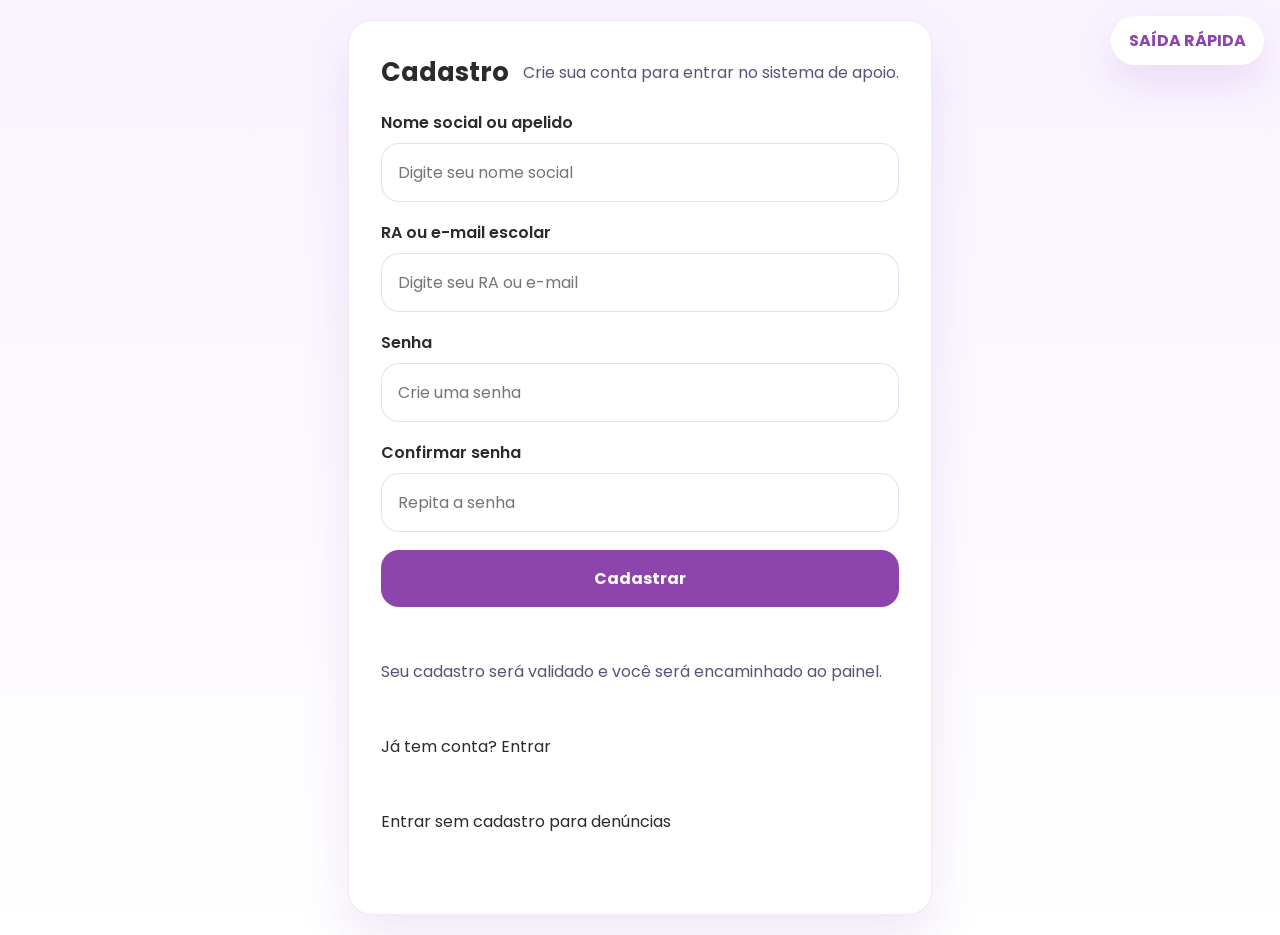
<file: Index/register.html>
<!DOCTYPE html>
<html lang="pt-BR">
<head>
    <meta charset="UTF-8">
    <meta name="viewport" content="width=device-width, initial-scale=1.0">
    <title>Cadastro - Protege CM</title>
    <link rel="preconnect" href="https://fonts.googleapis.com">
    <link rel="preconnect" href="https://fonts.gstatic.com" crossorigin>
    <link href="https://fonts.googleapis.com/css2?family=Poppins:wght@400;500;600;700&display=swap" rel="stylesheet">
    <link rel="stylesheet" href="../styles/style.css">
    <link rel="stylesheet" href="../styles/page.css">
</head>
<body>
    <button class="quick-exit" onclick="window.location.href='https://google.com'">SAÍDA RÁPIDA</button>
    <main class="main-panel">
        <div class="section">
            <div class="section-title">
                <h2>Cadastro</h2>
                <p>Crie sua conta para entrar no sistema de apoio.</p>
            </div>
            <div class="form-grid">
                <div class="form-field"><label for="register-name">Nome social ou apelido</label><input id="register-name" type="text" placeholder="Digite seu nome social"></div>
                <div class="form-field"><label for="register-login">RA ou e-mail escolar</label><input id="register-login" type="text" placeholder="Digite seu RA ou e-mail"></div>
                <div class="form-field"><label for="register-password">Senha</label><input id="register-password" type="password" placeholder="Crie uma senha"></div>
                <div class="form-field"><label for="register-confirm">Confirmar senha</label><input id="register-confirm" type="password" placeholder="Repita a senha"></div>
                <button id="register-submit" class="btn btn-primary">Cadastrar</button>
                <div id="register-feedback"></div>
                <p class="text-muted">Seu cadastro será validado e você será encaminhado ao painel.</p>
                <p class="small"><a href="login.html">Já tem conta? Entrar</a></p>
                <p class="small"><a href="denuncias.html">Entrar sem cadastro para denúncias</a></p>
            </div>
        </div>
    </main>
    <script src="../scripts/shared.js"></script>
    <script>
        document.getElementById('register-submit').addEventListener('click', event => {
            event.preventDefault();
            const nome = document.getElementById('register-name').value;
            const login = document.getElementById('register-login').value;
            const senha = document.getElementById('register-password').value;
            const confirma = document.getElementById('register-confirm').value;
            const error = window.ProtegeCM.validateRegisterForm(nome, login, senha, confirma);
            if (error) {
                window.ProtegeCM.showAlert('register-feedback', error, 'error');
                return;
            }
            window.location.href = 'Home.html';
        });
    </script>
</body>
</html>
</file>
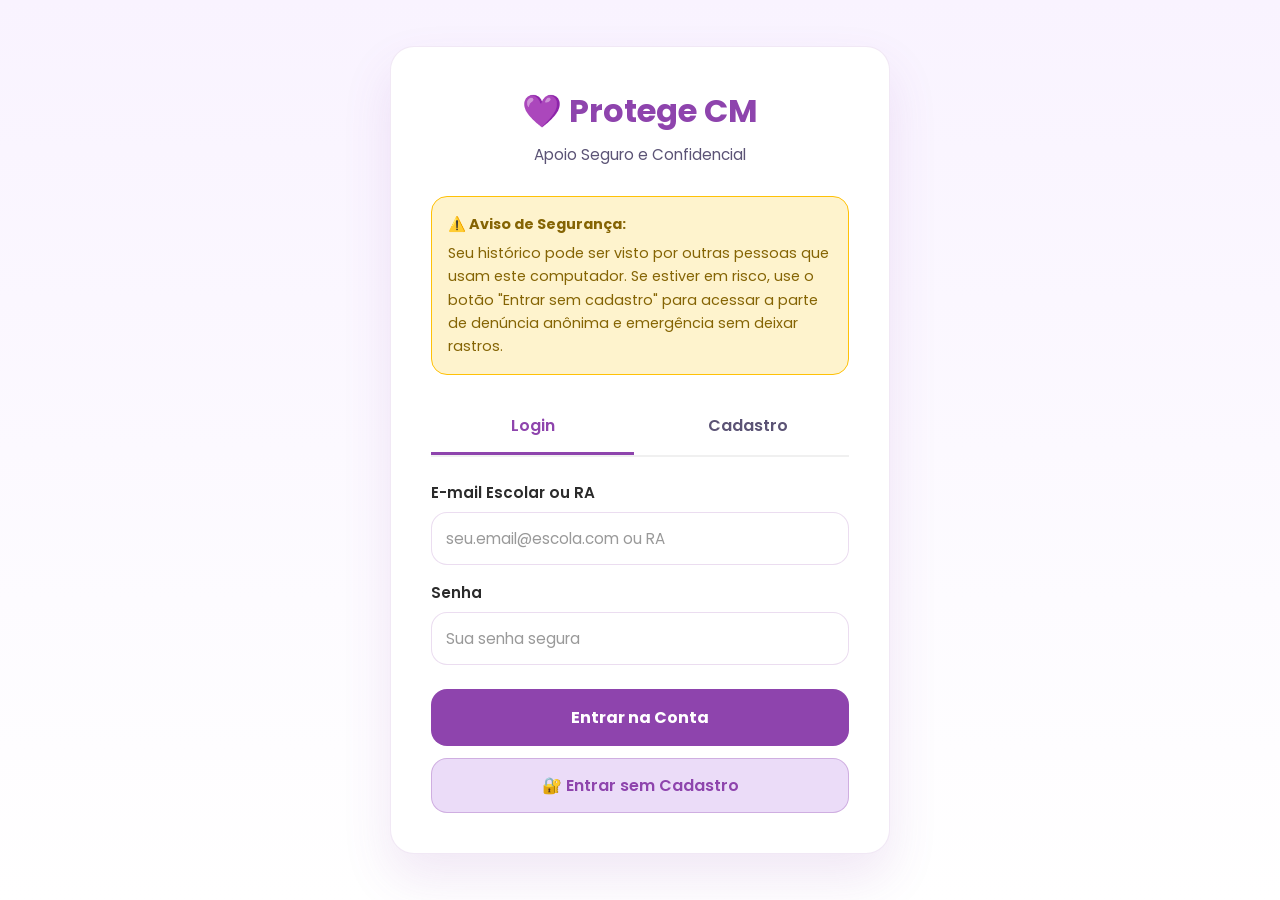
<file: Index/relacionamentos-abusivos.html>
<!DOCTYPE html>
<html lang="pt-BR">
<head>
    <meta charset="UTF-8">
    <meta name="viewport" content="width=device-width, initial-scale=1.0">
    <title>Relacionamentos Abusivos - Protege CM</title>
    <link rel="preconnect" href="https://fonts.googleapis.com">
    <link rel="preconnect" href="https://fonts.gstatic.com" crossorigin>
    <link href="https://fonts.googleapis.com/css2?family=Poppins:wght@400;500;600;700&display=swap" rel="stylesheet">
    <link rel="stylesheet" href="../styles/style.css">
    <link rel="stylesheet" href="../styles/page.css">
</head>
<body>
    <button class="quick-exit" onclick="window.location.href='https://google.com'">SAÍDA RÁPIDA</button>
    <div class="page-container">
        <div id="sidebar"></div>
        <main class="main-panel">
            <div class="section">
                <div class="section-title">
                    <div>
                        <h2>💜 Relacionamentos Abusivos</h2>
                        <p>Informações acolhedoras para reconhecer e sair de situações abusivas com segurança.</p>
                    </div>
                    <a href="Home.html" class="btn btn-tertiary">← Voltar</a>
                </div>
                <div class="topic-full">
                    <h3>O que é um relacionamento abusivo</h3>
                    <p>Um relacionamento abusivo acontece quando uma pessoa tenta controlar ou intimidar a outra de forma constante. Ele pode começar de forma sutil e ir se tornando cada vez mais intenso, afetando a autoestima, a liberdade e o bem-estar da vítima.</p>
                    <h3>Tipos de abuso</h3>
                    <ul>
                        <li><strong>Abuso emocional:</strong> insultos, humilhações, desprezo.</li>
                        <li><strong>Abuso verbal:</strong> xingamentos, gritos, ameaças.</li>
                        <li><strong>Abuso físico:</strong> agressões corporais de qualquer intensidade.</li>
                        <li><strong>Abuso sexual:</strong> coação sexual, estupro conjugal.</li>
                        <li><strong>Abuso financeiro:</strong> controle do dinheiro, proibição de trabalhar.</li>
                        <li><strong>Abuso psicológico:</strong> chantagem emocional, manipulação.</li>
                        <li><strong>Abuso social:</strong> isolamento de amigos e família.</li>
                    </ul>
                    <h3>Sinais de alerta</h3>
                    <ul>
                        <li>Ciúmes excessivo e injustificado.</li>
                        <li>Críticas frequentes e sentir-se constantemente inadequada.</li>
                        <li>Isolamento de amigos e família.</li>
                        <li>Controle excessivo sobre roupas, saídas e companhias.</li>
                        <li>Ameaças de abandono, suicídio ou violência.</li>
                        <li>Agressões físicas, mesmo que "leves".</li>
                        <li>Medo das reações do parceiro.</li>
                        <li>Tentativas constantes de evitar discussões.</li>
                        <li>Sentir-se responsável pelos sentimentos do parceiro.</li>
                        <li>Negação ou minimização do abuso pelo agressor.</li>
                    </ul>
                    <h3>O ciclo da violência</h3>
                    <p><strong>Fase 1 - Acumulação de tensão:</strong> clima de brigas, críticas, pressão aumentando.</p>
                    <p><strong>Fase 2 - Explosiva:</strong> agressão completa, momento intenso.</p>
                    <p><strong>Fase 3 - Reconciliação:</strong> pedidos de desculpas, promessas de mudança, atos carinhosos.</p>
                    <p>Este ciclo costuma se repetir E PIORAR com o tempo.</p>
                    <h3>Exemplos do cotidiano</h3>
                    <ul>
                        <li>Seu namorado constantemente revisa suas mensagens e redes sociais.</li>
                        <li>Seu parceiro a insulta na frente de outras pessoas como "brincadeira".</li>
                        <li>Você não pode sair para festas sem "permissão".</li>
                        <li>Seu parceiro a empurra ou agride, depois pede desculpas.</li>
                        <li>Seu parceiro controla o dinheiro e impede que você trabalhe.</li>
                        <li>Você é forçada a manter relações sexuais contra sua vontade.</li>
                    </ul>
                    <h3>Como pedir ajuda</h3>
                    <p>Procure alguém de confiança e fale sobre o que está acontecendo. Compartilhar suas preocupações com uma amiga, parente ou profissional de saúde mental pode ser o primeiro passo para recuperar sua segurança.</p>
                    <h3>Como sair dessa situação com segurança</h3>
                    <p>Planeje uma saída segura antes de agir. Se possível, tenha contatos de apoio, documentos importantes e um local seguro para ir. Em casos de emergência, ligue para 190, 180 ou procure a Delegacia da Mulher mais próxima.</p>
                    <h3>Como identificar a situação</h3>
                    <p>Um relacionamento abusivo não é apenas briga ocasional — é um padrão de controle e desrespeito que se repete. Se você sente medo, isolamento ou perdeu confiança em si mesma, esses são sinais importantes.</p>
                    <h3>O que fazer</h3>
                    <ol>
                        <li><strong>Reconheça a situação:</strong> negar não vai resolver.</li>
                        <li><strong>Procure apoio:</strong> conte a um familiar ou amigo de confiança.</li>
                        <li><strong>Documente as agressões:</strong> fotos, mensagens agressivas.</li>
                        <li><strong>Crie um plano de segurança:</strong> identifique lugares seguros.</li>
                        <li><strong>Reúna documentos:</strong> certidão, RG, CPF, comprovantes de renda.</li>
                        <li><strong>Faça uma denúncia:</strong> delegacia, Disque 180 ou centro de apoio.</li>
                    </ol>
                    <h3>Como sair com segurança</h3>
                    <ul>
                        <li>Procure sempre ajuda de profissionais antes de sair.</li>
                        <li>Sair de um relacionamento abusivo pode ser perigoso.</li>
                        <li>Tenha um plano seguro e um local para ir.</li>
                        <li>Conte seus planos a alguém de confiança.</li>
                        <li>Busque orientação jurídica antes de decisões.</li>
                        <li>Procure medidas protetivas se necessário.</li>
                    </ul>
                    <h3>Onde procurar ajuda</h3>
                    <ul>
                        <li><strong>Disque 180:</strong> Central de Atendimento à Mulher (24h, gratuito).</li>
                        <li><strong>Delegacia da Mulher:</strong> especializadas em crimes contra mulheres.</li>
                        <li><strong>Casas-abrigo:</strong> locais seguros e sigilosos.</li>
                        <li><strong>CRAS e CREAS:</strong> centros de assistência social.</li>
                        <li><strong>Professor, orientador escolar:</strong> se é estudante.</li>
                        <li><strong>ONG's de apoio à mulher.</strong></li>
                    </ul>
                    <h3>Telefones úteis</h3>
                    <ul>
                        <li><strong>180:</strong> Disque Denúncia Mulher (24h)</li>
                        <li><strong>190:</strong> Polícia Militar</li>
                        <li><strong>192:</strong> SAMU</li>
                        <li><strong>193:</strong> Corpo de Bombeiros</li>
                    </ul>
                    <h3>LEMBRE-SE</h3>
                    <ul>
                        <li>Sair de um relacionamento abusivo pode ser perigoso — procure ajuda.</li>
                        <li>Você não está sozinha.</li>
                        <li>Você merece viver sem violência.</li>
                        <li>O abuso NUNCA é culpa da vítima.</li>
                        <li>Pedir ajuda é um ato de coragem.</li>
                    </ul>
                    <h3>Links úteis</h3>
                    <ul>
                        <li><a href="https://www.gov.br/mdh/pt-br/assuntos/violencia-contra-a-mulher" target="_blank" rel="noreferrer">Governo Federal - Violência contra a mulher</a></li>
                        <li><a href="https://www.senado.leg.br" target="_blank" rel="noreferrer">Informações sobre direitos e proteção</a></li>
                    </ul>
                </div>
            </div>
        </main>
    </div>
    <div id="footer"></div>
    <script src="../scripts/shared.js"></script>
    <script>
        window.ProtegeCM.requireAuth('login.html');
        window.ProtegeCM.renderSidebar('relacionamentos');
        window.ProtegeCM.renderFooter();
    </script>
</body>
</html>
</file>
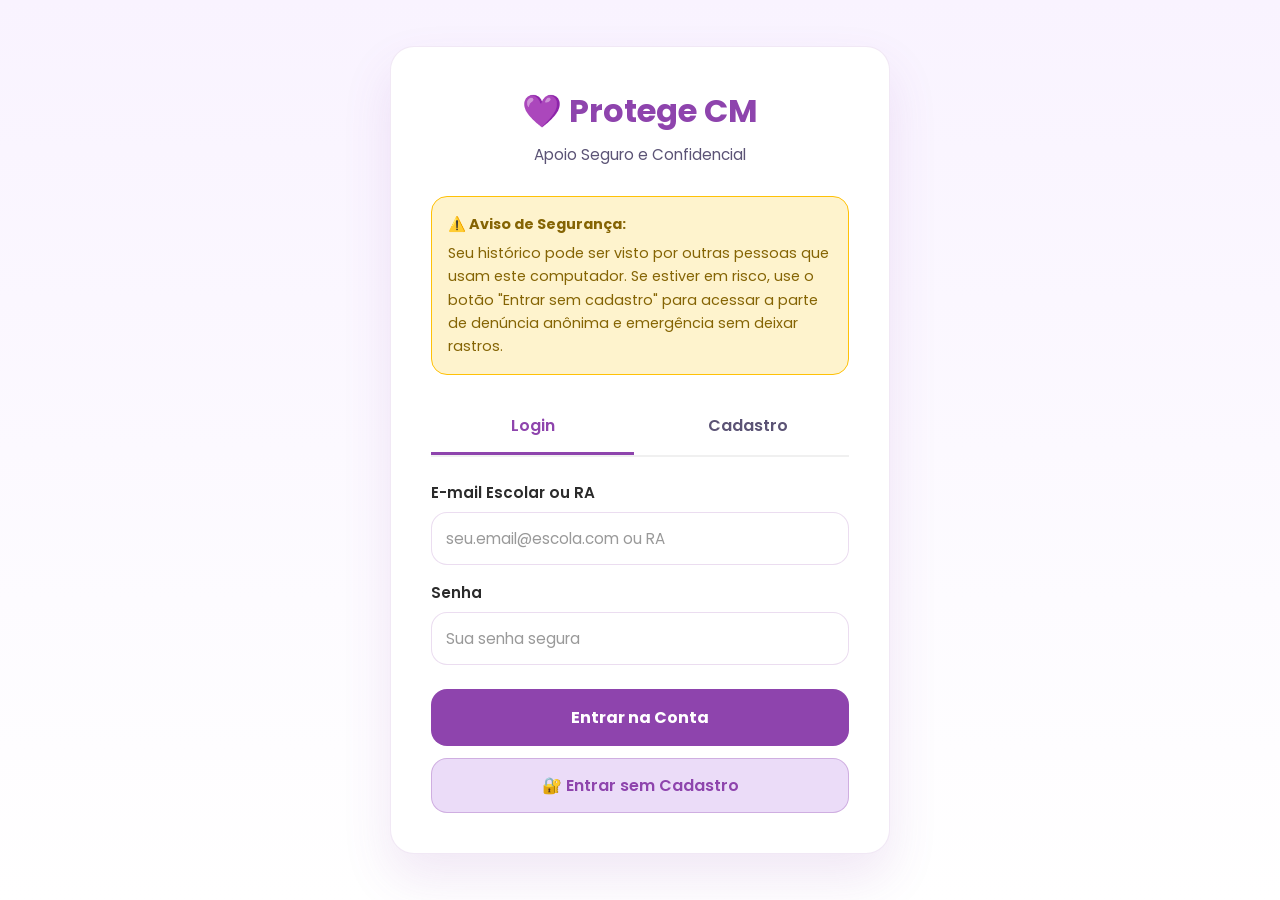
<file: Index/violencia-fisica.html>
<!DOCTYPE html>
<html lang="pt-BR">
<head>
    <meta charset="UTF-8">
    <meta name="viewport" content="width=device-width, initial-scale=1.0">
    <title>Violência Física - Protege CM</title>
    <link rel="preconnect" href="https://fonts.googleapis.com">
    <link rel="preconnect" href="https://fonts.gstatic.com" crossorigin>
    <link href="https://fonts.googleapis.com/css2?family=Poppins:wght@400;500;600;700&display=swap" rel="stylesheet">
    <link rel="stylesheet" href="../styles/style.css">
    <link rel="stylesheet" href="../styles/page.css">
</head>
<body>
    <button class="quick-exit" onclick="window.location.href='https://google.com'">SAÍDA RÁPIDA</button>
    <div class="page-container">
        <div id="sidebar"></div>
        <main class="main-panel">
            <div class="section">
                <div class="section-title">
                    <div>
                        <h2>Violência Física</h2>
                        <p>Conheça o que caracteriza a violência física e como agir em situações de risco.</p>
                    </div>
                    <a href="Home.html" class="btn btn-tertiary">Voltar</a>
                </div>
                <div class="topic-full">
                    <h3>O que caracteriza violência física</h3>
                    <p>Violência física é qualquer ato que usa força ou agressão para causar dor, lesão ou dano corporal a outra pessoa. Ela é crime previsto em lei e nunca deve ser tolerada.</p>
                    <ul>
                        <li>Empurrões e arrastões.</li>
                        <li>Tapas, socos e chutes.</li>
                        <li>Estrangulamento ou sufocação.</li>
                        <li>Queimaduras ou feridas com objetos.</li>
                        <li>Asfixia ou contenção forçada.</li>
                        <li>Qualquer ato que deixe marcas ou machucados.</li>
                    </ul>

                    <h3>Principais sinais</h3>
                    <ul>
                        <li>Machucados, hematomas ou feridas frequentes.</li>
                        <li>Histórias inconsistentes sobre como as lesões aconteceram.</li>
                        <li>Vestuário inadequado para ocultar machucados (malhas em calor, mangas compridas, etc).</li>
                        <li>Afastamento de amigos e família.</li>
                        <li>Medo visível das reações do agressor.</li>
                        <li>Comportamento submisso ou extremamente cuidadoso.</li>
                        <li>Esquivas quando tocada ou abraçada.</li>
                        <li>Cicatrizes ou deformidades inexplicáveis.</li>
                    </ul>

                    <h3>O ciclo da violência física</h3>
                    <p><strong>Fase 1 - Acúmulo de tensão:</strong> brigas pequenas, críticas, clima de pressão.</p>
                    <p><strong>Fase 2 - Explosão:</strong> agressão física, xingamentos, atos de violência.</p>
                    <p><strong>Fase 3 - Reconciliação:</strong> pedidos de desculpas, promessas de mudança, demonstrações de "amor".</p>
                    <p>Este ciclo tende a se repetir e piorar com o tempo.</p>

                    <h3>Como agir em situação de risco imediato</h3>
                    <ol>
                        <li><strong>Saia do local:</strong> se for seguro, procure um lugar protegido ou pede ajuda.</li>
                        <li><strong>Ligue para 190:</strong> polícia virá atender sua ocorrência.</li>
                        <li><strong>Procure um hospital:</strong> receba atendimento médico e documentação das lesões.</li>
                        <li><strong>Faça um boletim de ocorrência:</strong> registro importante para ações legais.</li>
                        <li><strong>Busque proteção:</strong> procure abrigos, casa de familiares ou amigos.</li>
                    </ol>

                    <h3>Direitos da vítima de violência física</h3>
                    <ul>
                        <li><strong>Direito à vida e integridade física:</strong> garantido pela Constituição.</li>
                        <li><strong>Atendimento de emergência:</strong> em hospitais e prontos-socorros.</li>
                        <li><strong>Atendimento especializado:</strong> nas DEAMs (Delegacias Especializadas de Atendimento à Mulher).</li>
                        <li><strong>Orientação jurídica:</strong> conhecer seus direitos e opções legais.</li>
                        <li><strong>Apoio psicológico:</strong> para lidar com traumatismos.</li>
                        <li><strong>Proteção legal:</strong> medidas protetivas e isolamento do agressor.</li>
                        <li><strong>Indenização:</strong> reparação de danos morais e materiais.</li>
                    </ul>

                    <h3>Medidas Protetivas de Urgência</h3>
                    <p>São decisões judiciais rápidas que protegem a vítima de forma imediata. Podem ser solicitadas sem necessidade de comprovação e são válidas enquanto durar o risco:</p>
                    <ul>
                        <li><strong>Afastamento do agressor:</strong> não pode se aproximar da vítima.</li>
                        <li><strong>Proibição de contato:</strong> não pode ligar, enviar mensagens ou ter contato indireto.</li>
                        <li><strong>Proibição de frequentar locais:</strong> trabalho, escola, local de residência da vítima.</li>
                        <li><strong>Guarda provisória dos filhos:</strong> a mãe fica com os filhos.</li>
                        <li><strong>Alimentos provisórios:</strong> obrigação de fornecer sustento.</li>
                    </ul>

                    <h3>Como procurar ajuda</h3>
                    <ul>
                        <li><strong>Delegacia da Mulher:</strong> atendimento especializado com policiais treinadas.</li>
                        <li><strong>Hospital/Pronto-socorro:</strong> atendimento médico e documentação.</li>
                        <li><strong>CRAS/CREAS:</strong> assistentes sociais para orientação e proteção.</li>
                        <li><strong>ONG's de proteção à mulher:</strong> abrigos, orientação jurídica e psicológica.</li>
                        <li><strong>Ministério Público:</strong> ação legal contra o agressor.</li>
                        <li><strong>Disque 180:</strong> orientação telefônica 24h.</li>
                    </ul>

                    <h3>Documentação importante</h3>
                    <ul>
                        <li>Fotos de lesões e hematomas.</li>
                        <li>Boletim de ocorrência ou laudo pericial.</li>
                        <li>Atestados médicos e prescrições.</li>
                        <li>Mensagens ou registros de ameaças.</li>
                        <li>Testemunhas e contatos de pessoas que presenciaram.</li>
                    </ul>

                    <h3>Segurança pessoal</h3>
                    <ul>
                        <li>Sempre tenha um plano de fuga segura.</li>
                        <li>Guarde dinheiro e documentos em local seguro.</li>
                        <li>Tenha números de telefone de emergência memorizado.</li>
                        <li>Confie seus planos a alguém de confiança.</li>
                        <li>Mantenha um telefone carregado sempre com você.</li>
                        <li>Desative localizações de redes sociais.</li>
                    </ul>

                    <h3>Telefones úteis</h3>
                    <ul>
                        <li><strong>190:</strong> Polícia Militar (emergências)</li>
                        <li><strong>180:</strong> Disque Denúncia da Mulher (24h)</li>
                        <li><strong>192:</strong> SAMU (emergências médicas)</li>
                        <li><strong>193:</strong> Corpo de Bombeiros</li>
                    </ul>

                    <h3>Lembre-se</h3>
                    <ul>
                        <li>Violência física é crime.</li>
                        <li>Você não merece ser agredida.</li>
                        <li>Pedir ajuda é uma atitude de força, não fraqueza.</li>
                        <li>Existem pessoas e instituições preparadas para ajudar.</li>
                        <li>Você pode reconstruir sua vida.</li>
                    </ul>
                </div>
            </div>
        </main>
    </div>
    <div id="footer"></div>
    <script src="../scripts/shared.js"></script>
    <script>
        window.ProtegeCM.requireAuth('login.html');
        window.ProtegeCM.renderSidebar('fisica');
        window.ProtegeCM.renderFooter();
    </script>
</body>
</html>
</file>
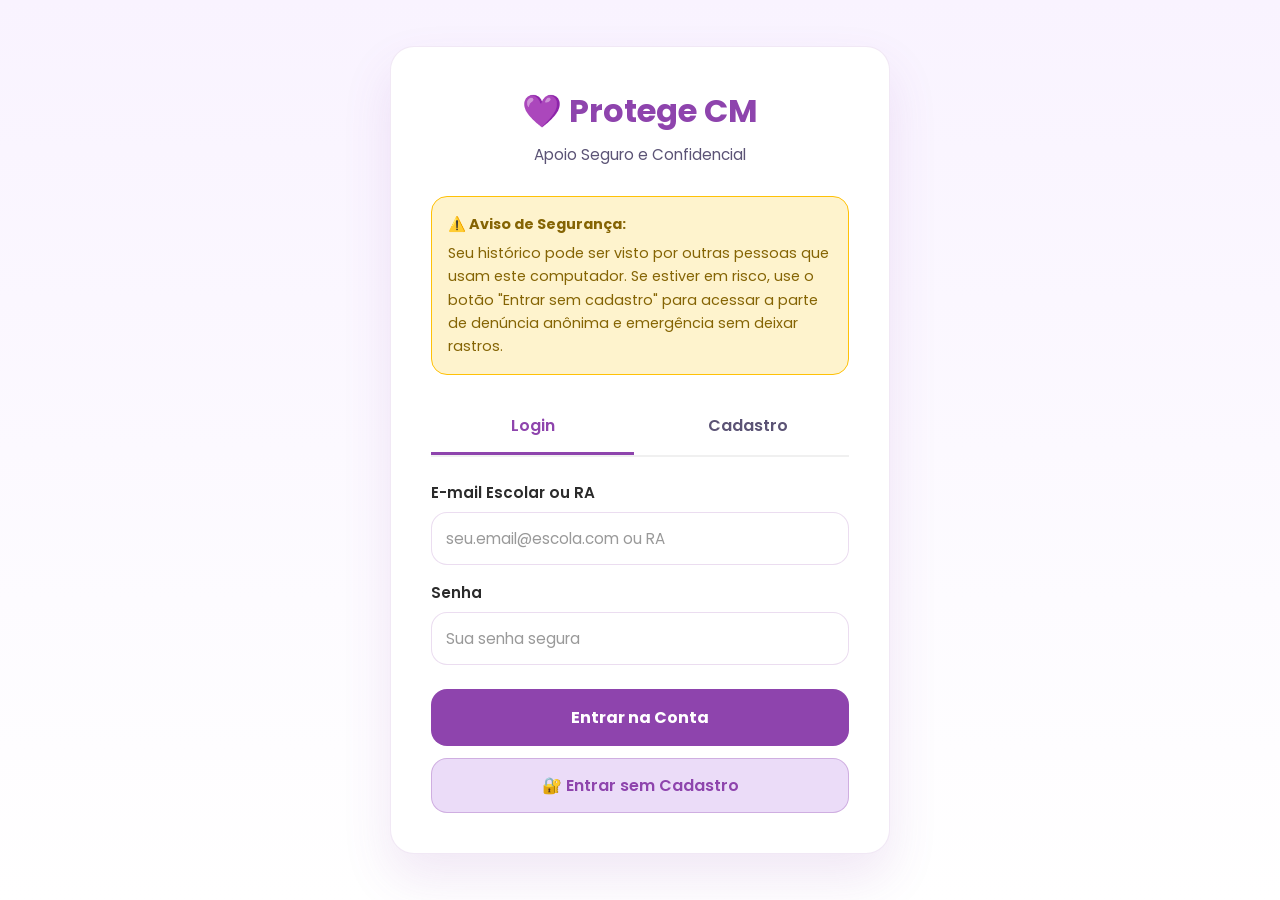
<file: Index/violencia-psicologica.html>
<!DOCTYPE html>
<html lang="pt-BR">
<head>
    <meta charset="UTF-8">
    <meta name="viewport" content="width=device-width, initial-scale=1.0">
    <title>Violência Psicológica - Protege CM</title>
    <link rel="preconnect" href="https://fonts.googleapis.com">
    <link rel="preconnect" href="https://fonts.gstatic.com" crossorigin>
    <link href="https://fonts.googleapis.com/css2?family=Poppins:wght@400;500;600;700&display=swap" rel="stylesheet">
    <link rel="stylesheet" href="../styles/style.css">
    <link rel="stylesheet" href="../styles/page.css">
</head>
<body>
    <button class="quick-exit" onclick="window.location.href='https://google.com'">SAÍDA RÁPIDA</button>
    <div class="page-container">
        <div id="sidebar"></div>
        <main class="main-panel">
            <div class="section">
                <div class="section-title">
                    <div>
                        <h2>Violência Psicológica</h2>
                        <p>Conheça melhor os comportamentos que ferem a saúde emocional e como buscar apoio.</p>
                    </div>
                    <a href="Home.html" class="btn btn-tertiary">Voltar</a>
                </div>
                <div class="topic-full">
                    <h3>Definição</h3>
                    <p>Violência psicológica é qualquer ação ou omissão que causa dano emocional, mental ou psicológico a outra pessoa. Envolve insultos, humilhações, ameaças, intimidação, desprezo e manipulação que afetam a autoestima, a confiança e a saúde mental da vítima.</p>
                    
                    <h3>Exemplos de violência psicológica</h3>
                    <ul>
                        <li>Insultos e humilhações frequentes.</li>
                        <li>Críticas constantes sobre aparência, inteligência ou capacidades.</li>
                        <li>Ridicularização em público ou privado.</li>
                        <li>Ameaças de abandono ou morte.</li>
                        <li>Negação de sentimentos e experiências ("isso nunca aconteceu").</li>
                        <li>Silêncio prolongado como punição.</li>
                        <li>Comparações negativas com outras pessoas.</li>
                    </ul>

                    <h3>Manipulação</h3>
                    <p>A manipulação é uma forma de violência psicológica em que a pessoa tenta controlar outra através de enganos, mentiras e estratégias para minar sua vontade própria.</p>
                    <ul>
                        <li><strong>Mentiras repetidas:</strong> distorcer a verdade para confundir a vítima.</li>
                        <li><strong>Promessas falsas:</strong> prometer mudanças que nunca acontecem.</li>
                        <li><strong>Culpabilização:</strong> fazer parecer que tudo é culpa da vítima.</li>
                        <li><strong>Uso de segredos:</strong> ameaçar revelar informações para manter controle.</li>
                    </ul>

                    <h3>Chantagem emocional</h3>
                    <p>A chantagem emocional usa sentimentos (culpa, medo, obrigação) para controlar comportamentos.</p>
                    <ul>
                        <li>"Se você me deixar, eu me mato".</li>
                        <li>"Ninguém mais vai te querer como eu".</li>
                        <li>"Depois de tudo que fiz por você...".</li>
                        <li>"Se você realmente me amasse, você faria isso".</li>
                    </ul>

                    <h3>Gaslighting</h3>
                    <p>Gaslighting é manipulação psicológica para fazer a vítima questionar sua própria realidade, memória e sanidade.</p>
                    <ul>
                        <li>"Isso nunca aconteceu".</li>
                        <li>"Você está louca, isso é imaginação sua".</li>
                        <li>"Você está exagerando, não foi assim".</li>
                        <li>"Ninguém vai acreditar em você".</li>
                    </ul>

                    <h3>Controle</h3>
                    <p>O controle é exercido de várias formas que limitam a liberdade pessoal:</p>
                    <ul>
                        <li>Monitorar mensagens, redes sociais e localização.</li>
                        <li>Decidir o que você pode ou não fazer.</li>
                        <li>Controlar com quem você se relaciona.</li>
                        <li>Impedir acesso a dinheiro ou educação.</li>
                        <li>Vigilância constante de roupas, amizades e atividades.</li>
                    </ul>

                    <h3>Sinais de que você sofre violência psicológica</h3>
                    <ul>
                        <li>Você sente medo das reações de seu parceiro.</li>
                        <li>Constantemente tenta agradar ou evitar conflitos.</li>
                        <li>Você duvida de si mesma e de suas percepções.</li>
                        <li>Sente-se isolada de amigos e família.</li>
                        <li>Apresenta ansiedade, depressão ou insônia.</li>
                        <li>Perdeu interesses que tinha.</li>
                        <li>Seu parceiro nega ou minimiza comportamentos abusivos.</li>
                    </ul>

                    <h3>Como denunciar</h3>
                    <ul>
                        <li>Ligue para <strong>180 (Disque Denúncia Mulher)</strong> - 24h, gratuito e sigiloso.</li>
                        <li>Procure a <strong>Delegacia Especializada de Atendimento à Mulher</strong> (DEAM).</li>
                        <li>Acesse um <strong>CRAS (Centro de Referência de Assistência Social)</strong>.</li>
                        <li>Procure um <strong>centro de saúde ou hospital</strong> para documentar o caso.</li>
                    </ul>

                    <h3>Onde buscar apoio</h3>
                    <ul>
                        <li><strong>Psicólogos especializados:</strong> muitos oferecem atendimento gratuito via SUS.</li>
                        <li><strong>ONG's de apoio à mulher:</strong> orientação jurídica e acolhimento.</li>
                        <li><strong>Grupos de apoio:</strong> compartilhar experiências com outras vítimas.</li>
                        <li><strong>Amigos e família:</strong> apoio emocional e rede de proteção.</li>
                        <li><strong>Professores e orientadores escolares:</strong> se você é estudante.</li>
                    </ul>

                    <h3>Telefones úteis</h3>
                    <ul>
                        <li><strong>180:</strong> Disque Denúncia Mulher (24h)</li>
                        <li><strong>188:</strong> Disque Saúde Mental (24h)</li>
                        <li><strong>190:</strong> Polícia Militar</li>
                        <li><strong>192:</strong> SAMU</li>
                    </ul>

                    <h3>Lembre-se</h3>
                    <ul>
                        <li>Violência psicológica é crime.</li>
                        <li>Você não é culpada pelo comportamento abusivo de outros.</li>
                        <li>Você merece respeito, dignidade e liberdade emocional.</li>
                        <li>Procurar ajuda é um ato de coragem, não de fraqueza.</li>
                    </ul>
                </div>
            </div>
        </main>
    </div>
    <div id="footer"></div>
    <script src="../scripts/shared.js"></script>
    <script>
        window.ProtegeCM.requireAuth('login.html');
        window.ProtegeCM.renderSidebar('psicologica');
        window.ProtegeCM.renderFooter();
    </script>
</body>
</html>
</file>
<file: styles/style.css>
/* Estilos globais do Protege CM - versão HTML-only. */
:root {
    --purple: #8E44AD;
    --purple-soft: #EBDCF8;
    --white: #FFFFFF;
    --background: #F9F3FF;
    --surface: #FFFFFF;
    --text: #2B2B2B;
    --muted: #5B5375;
    --shadow: 0 24px 50px rgba(142, 68, 173, 0.12);
    --radius: 24px;
    --radius-sm: 16px;
}

* { box-sizing: border-box; }

html, body { margin: 0; padding: 0; min-height: 100%; font-family: 'Poppins', sans-serif; background: linear-gradient(180deg, var(--background) 0%, var(--white) 100%); color: var(--text); }

body { display: flex; flex-direction: column; align-items: center; padding: 20px; }

a { color: inherit; text-decoration: none; }

button, input, textarea, select { font: inherit; }
button { cursor: pointer; }

.page-container { width: min(1200px, 100%); display: grid; grid-template-columns: 280px minmax(0, 1fr); gap: 24px; }

.sidebar { position: sticky; top: 20px; align-self: start; background: var(--surface); border-radius: var(--radius); padding: 24px; border: 1px solid rgba(142, 68, 173, 0.12); box-shadow: var(--shadow); }

.header { display: flex; gap: 18px; align-items: center; margin-bottom: 24px; }

.logo-circle { width: 72px; height: 72px; border-radius: 22px; background: var(--purple); color: var(--white); display: grid; place-items: center; font-size: 1.75rem; font-weight: 800; }

.header-content h1 { margin: 0; font-size: clamp(2rem, 3vw, 2.8rem); }

.header-content p { margin: 8px 0 0; color: var(--muted); line-height: 1.75; }

.nav-list { list-style: none; margin: 0; padding: 0; display: grid; gap: 10px; }

.nav-item a { display: flex; align-items: center; gap: 10px; padding: 14px 16px; border-radius: 16px; background: #faf2ff; border: 1px solid rgba(142, 68, 173, 0.12); color: var(--purple); transition: transform 0.2s ease, background 0.2s ease; }

.nav-item a:hover, .nav-item a.active { transform: translateX(4px); background: rgba(142, 68, 173, 0.12); }

.main-panel { background: var(--surface); border-radius: var(--radius); box-shadow: var(--shadow); border: 1px solid rgba(142, 68, 173, 0.12); padding: 32px; }

.section { margin-bottom: 32px; }

.section-title { display: flex; justify-content: space-between; align-items: center; gap: 14px; margin-bottom: 18px; }

.section-title h2 { margin: 0; font-size: 1.6rem; }

.section-title p { margin: 0; color: var(--muted); }

.cards-grid { display: grid; grid-template-columns: repeat(2, minmax(0, 1fr)); gap: 20px; }

.card { background: #fbf6ff; border-radius: var(--radius-sm); border: 1px solid rgba(142, 68, 173, 0.12); padding: 24px; box-shadow: 0 20px 35px rgba(142, 68, 173, 0.08); display: grid; gap: 18px; }

.card h3 { margin: 0; }

.card p, .card ul, .card li { color: var(--muted); line-height: 1.8; }

.card-hero { display: grid; gap: 18px; }

.card-hero .icon { font-size: 2.4rem; }

.grid-3 { display: grid; grid-template-columns: repeat(3, minmax(0, 1fr)); gap: 20px; }

.form-grid { display: grid; gap: 18px; }

.form-field { display: grid; gap: 8px; }

label { font-weight: 600; }

input, textarea, select { width: 100%; padding: 16px; border-radius: 18px; border: 1px solid rgba(142, 68, 173, 0.18); background: #fff; color: var(--text); }

textarea { min-height: 140px; resize: vertical; }

.btn { display: inline-flex; align-items: center; justify-content: center; gap: 10px; border-radius: 18px; border: none; padding: 16px 22px; font-weight: 700; transition: transform 0.2s ease, box-shadow 0.2s ease, background 0.2s ease; }

.btn:hover { transform: translateY(-1px); }

.btn-primary { background: var(--purple); color: #fff; }

.btn-secondary { background: var(--purple-soft); color: var(--purple); }

.btn-tertiary { background: #fff; color: var(--purple); border: 1px solid rgba(142, 68, 173, 0.16); }

.btn-danger { background: #eb5757; color: #fff; }

.btn-small { padding: 12px 16px; border-radius: 14px; }

.alert { border-radius: 18px; padding: 18px 22px; }

.alert-error { background: #fdecea; color: #9a1f1f; }

.alert-success { background: #e7f6ef; color: #1b6f3b; }

.alert-info { background: #f4eefb; color: #5d3b86; }

.text-muted { color: var(--muted); }

.footer { margin-top: 20px; padding: 20px 0; text-align: center; color: var(--muted); font-size: 0.95rem; }

.footer a { color: var(--purple); }

.quick-exit { position: fixed; top: 16px; right: 16px; z-index: 100; background: #fff; color: var(--purple); border: none; border-radius: 999px; padding: 12px 18px; box-shadow: 0 18px 40px rgba(142, 68, 173, 0.14); font-weight: 700; }

.board-section { display: grid; grid-template-columns: repeat(2, minmax(0, 1fr)); gap: 20px; }

.info-box { background: #eef2ff; border-radius: 20px; padding: 22px; border: 1px solid rgba(142, 68, 173, 0.14); color: #4f3d7a; }

.topic-card { display: grid; gap: 12px; }

.topic-card h3 { margin: 0; }

.topic-card p { margin: 0; }

.main-hero { display: grid; gap: 18px; width: 100%; }

.button-group { display: flex; flex-direction: column; gap: 10px; }

@media (max-width: 980px) { .page-container { display: block; } .sidebar { position: relative; top: auto; } }

@media (max-width: 760px) { .cards-grid, .grid-3, .board-section { grid-template-columns: 1fr; } }

@media (max-width: 520px) { body { padding: 14px; } .main-panel { padding: 24px; } .sidebar { padding: 20px; } .header { flex-direction: column; align-items: flex-start; } }
</file>
<file: styles/page.css>
/* Estilos específicos de página e abas do Protege CM. */
.tabs { display: flex; flex-wrap: wrap; gap: 10px; margin-bottom: 24px; overflow-x: auto; padding-bottom: 6px; }
.tab { flex: 0 0 auto; padding: 14px 18px; border-radius: 16px; border: 1px solid rgba(142, 68, 173, 0.12); background: #fff; color: var(--purple); font-weight: 700; cursor: pointer; text-align: center; white-space: nowrap; }
.tab.active { background: var(--purple); color: #fff; }
.tab-panel { display: none; }
.tab-panel.active { display: block; }

.help-grid { display: grid; grid-template-columns: repeat(2, minmax(0, 1fr)); gap: 20px; }

.topic-full { display: grid; gap: 20px; }

.topic-full h3 { margin-top: 0; }

.topic-full ul { list-style: disc inside; }

.back-link { display: inline-flex; align-items: center; gap: 8px; margin-top: 20px; color: var(--purple); }

@media (max-width: 760px) { .tabs { grid-template-columns: 1fr; } .help-grid { grid-template-columns: 1fr; } }
</file>
<file: controllers/css/responsive.css>
/* Responsividade adicional para Protege CM. */

html {
    scroll-behavior: smooth;
}

@media (max-width: 900px) {
    .card {
        padding: 24px;
    }
}

@media (max-width: 680px) {
    .hero-brand, .topbar, .psychologist-header {
        flex-direction: column;
        align-items: flex-start;
    }

    .warning-box {
        flex-direction: column;
    }

    .btn {
        padding: 16px 18px;
    }
}

@media (max-width: 520px) {
    body {
        padding: 12px;
    }

    .btn {
        border-radius: 16px;
        padding: 14px 16px;
    }

    .form-card, .info-card, .psychologist-card, .emergency-card {
        margin-top: 40px;
        padding: 20px;
    }
}

/* Mobile menu & overlay */
.mobile-menu {
    position: fixed;
    top: 14px;
    left: 14px;
    z-index: 120;
    background: var(--purple);
    color: #fff;
    border: none;
    border-radius: 10px;
    padding: 8px 12px;
    font-size: 1.1rem;
    box-shadow: 0 12px 30px rgba(0,0,0,0.12);
    display: none;
}

.mobile-overlay {
    position: fixed;
    inset: 0;
    background: rgba(0,0,0,0.4);
    z-index: 110;
    opacity: 0;
    visibility: hidden;
    transition: opacity 180ms ease, visibility 180ms ease;
}

/* When mobile menu is active */
body.show-mobile-sidebar .mobile-overlay { opacity: 1; visibility: visible; }
body.show-mobile-sidebar .sidebar { transform: translateX(0); }

/* Slide-in sidebar for small screens */
@media (max-width: 900px) {
    .mobile-menu { display: inline-flex; align-items: center; justify-content: center; }
    .page-container { display: block; }
    .sidebar { position: fixed; top: 0; left: 0; height: 100vh; width: 280px; transform: translateX(-110%); transition: transform 220ms ease; z-index: 130; padding: 20px; }
    .main-panel { margin-top: 64px; }
}

@media (max-width: 520px) {
    .mobile-menu { left: 10px; top: 10px; }
    .quick-exit { right: 10px; top: 10px; padding: 10px 14px; }
}
</file>
